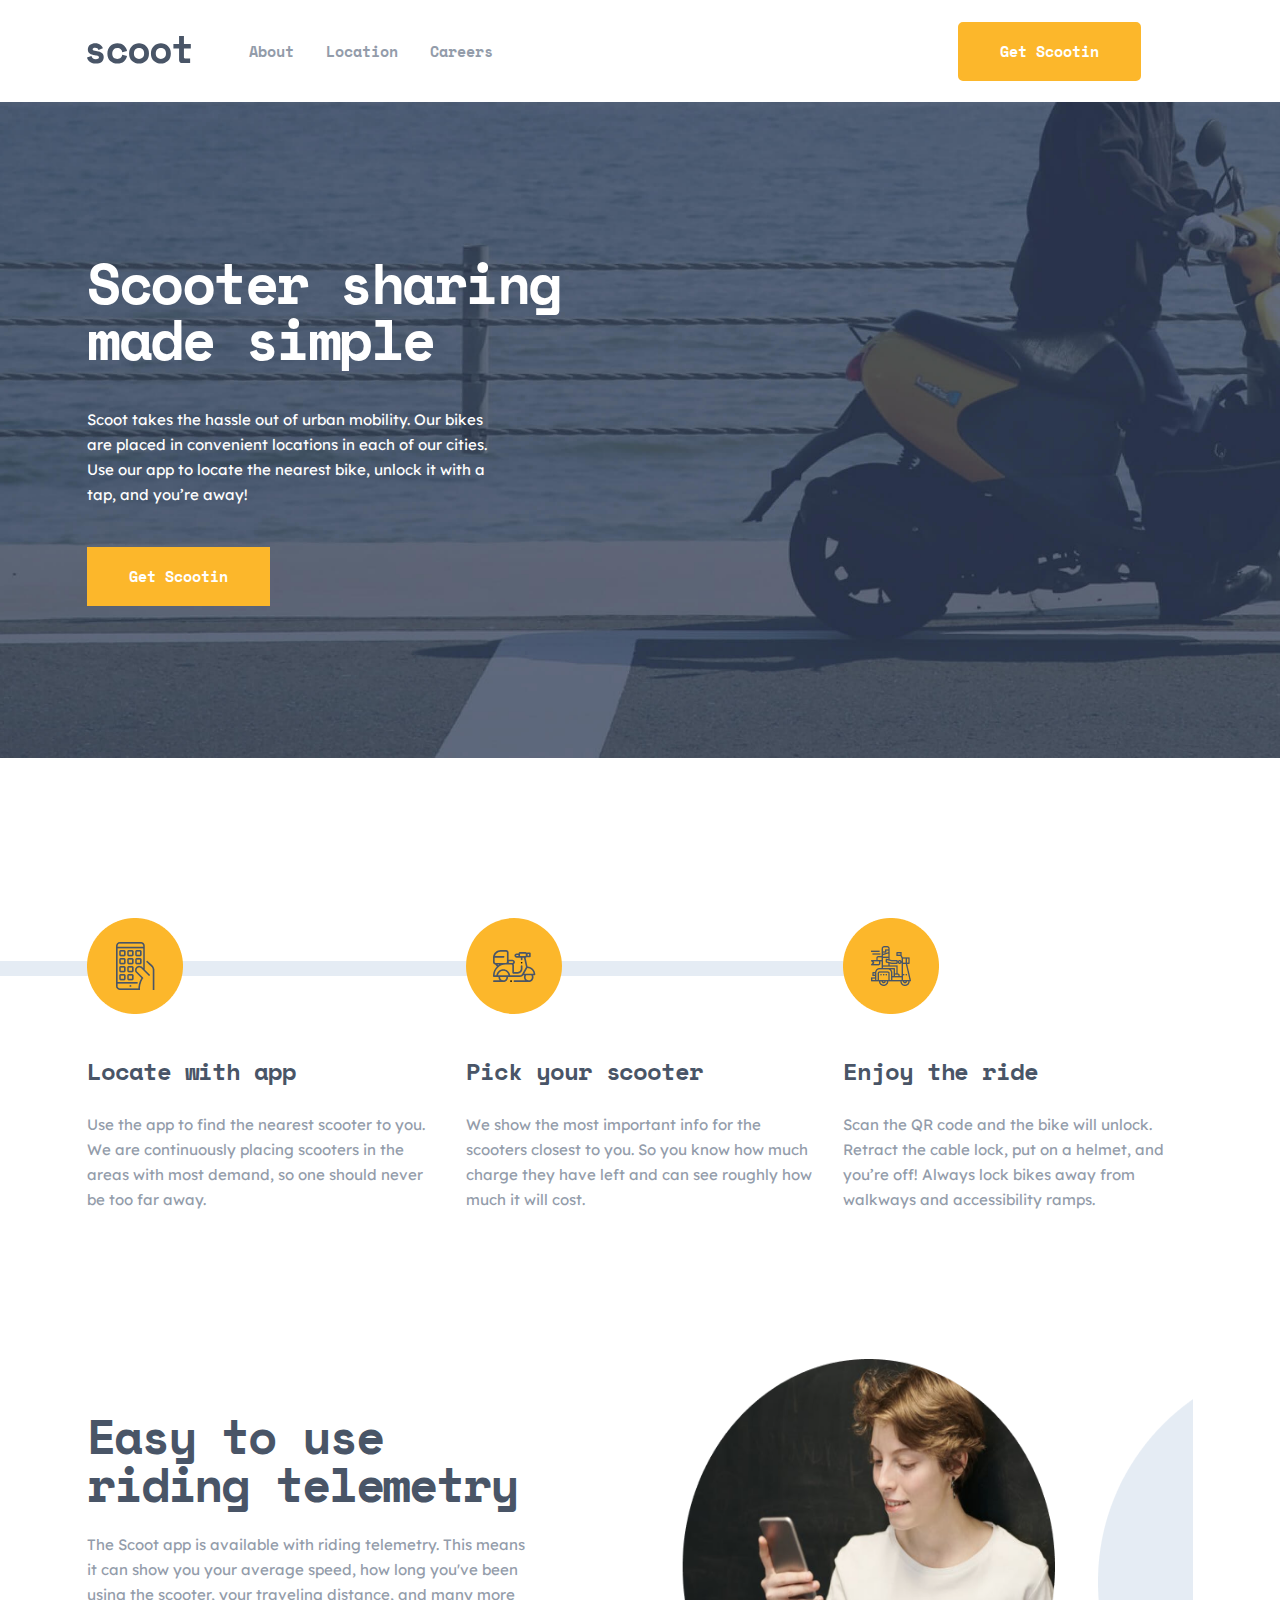
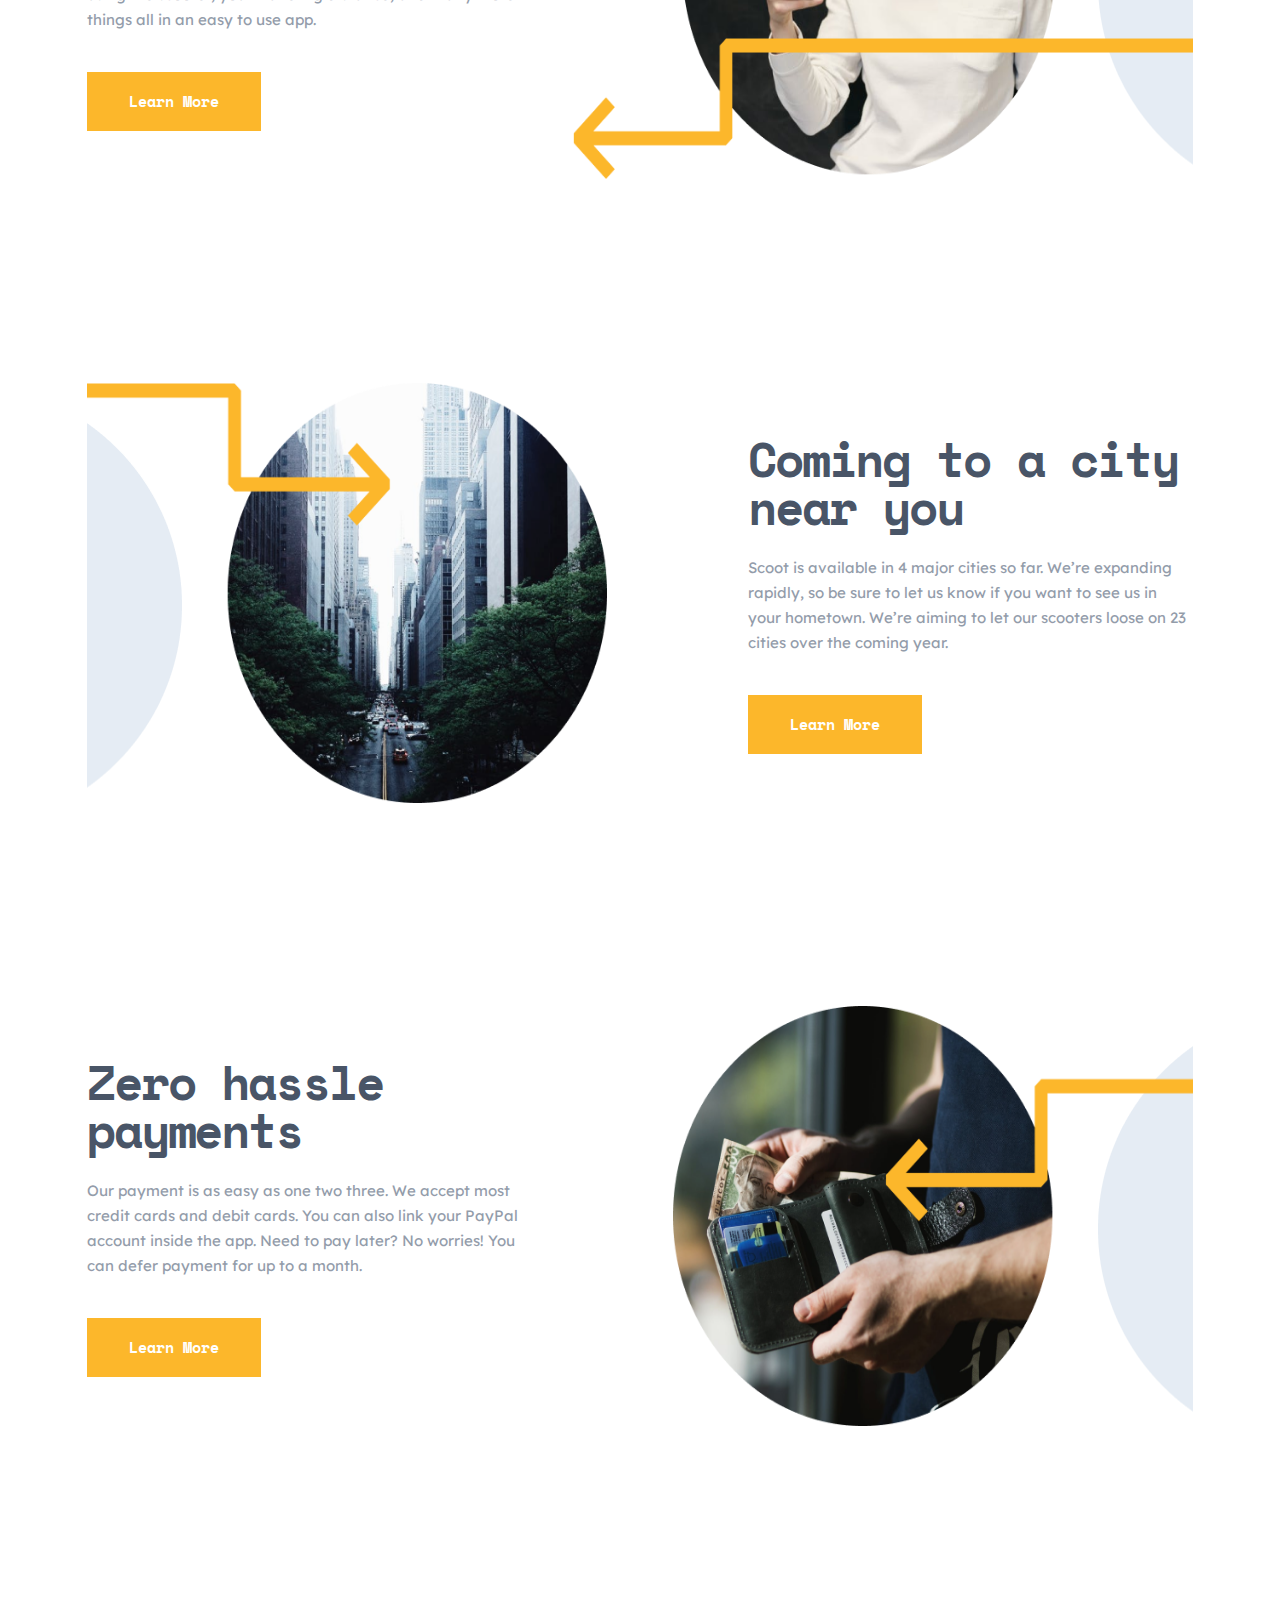
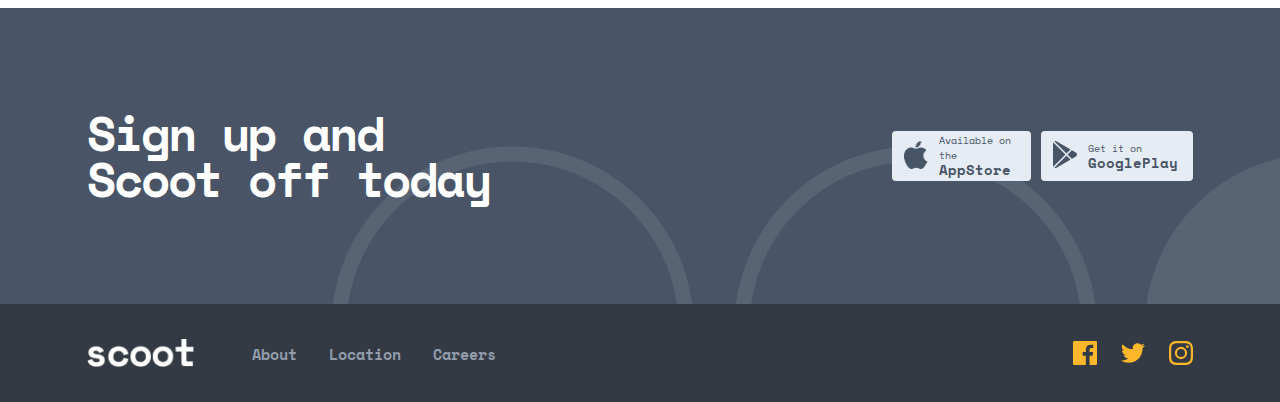
<file: index.html>
<!DOCTYPE html>
<html lang="en">
  <head>
    <meta charset="UTF-8" />
    <meta http-equiv="X-UA-Compatible" content="IE=edge" />
    <meta name="viewport" content="width=device-width, initial-scale=1.0" />
    <title>Scoot</title>
    <link rel="stylesheet" href="./css/main.min.css" />
  </head>

  <body>
    <header class="site-header site-header--open">
      <div class="container">
        <div class="site-header__inner">
          <button class="site-header__hamburger"></button>

          <a class="site-header__link" href="./index.html">
            <img src="./img/logo.svg" alt="logo" class="site-header__img" />
          </a>

          <nav class="site-header__nav">
            <ul class="site-header__list">
              <li class="site-header__item">
                <a href="./aboutpage.html" class="site-header__item-link">
                  About
                </a>
              </li>

              <li class="site-header__item">
                <a href="./location.html" class="site-header__item-link">
                  Location
                </a>
              </li>

              <li class="site-header__item">
                <a href="./Careers.html" class="site-header__item-link">
                  Careers
                </a>
              </li>
            </ul>
            <button class="site-header__button">Get Scootin</button>
          </nav>
        </div>
      </div>
    </header>
    <section class="site-hero">
      <div class="container site-hero__container">
        <div class="site-hero__inner">
          <h2 class="site-hero__paragraph">Scooter sharing made simple</h2>

          <div class="site-hero__general-box">
            <div class="site-hero__box">
              <p class="site-hero-text">
                Scoot takes the hassle out of urban mobility. Our bikes are
                placed in convenient locations in each of our cities. Use our
                app to locate the nearest bike, unlock it with a tap, and you’re
                away!
              </p>
              <button class="site-header__button site-hero__button">
                Get Scootin
              </button>
            </div>
          </div>
        </div>
      </div>
    </section>
    <section class="services">
      <div class="container">
        <div class="services__inner">
          <h2 class="visually-hidden">services</h2>

          <ul class="services__list">
            <li class="services__item">
              <img
                class="services__img"
                src="./img/locate"
                alt="locate"
                width="96"
                height="96"
              />
              <div class="services__box">
                <h4 class="services__paragraph">Locate with app</h4>
                <p class="services__text">
                  Use the app to find the nearest scooter to you. We are
                  continuously placing scooters in the areas with most demand,
                  so one should never be too far away.
                </p>
              </div>
            </li>

            <li class="services__item">
              <img
                class="services__img"
                src="./img/pick.svg"
                alt="locate"
                width="96"
                height="96"
              />
              <div class="services__box">
                <h4 class="services__paragraph">Pick your scooter</h4>
                <p class="services__text">
                  We show the most important info for the scooters closest to
                  you. So you know how much charge they have left and can see
                  roughly how much it will cost.
                </p>
              </div>
            </li>

            <li class="services__item">
              <img
                class="services__img"
                src="./img/enjoy.png"
                alt="locate"
                width="96"
                height="96"
              />
              <div class="services__box">
                <h4 class="services__paragraph">Enjoy the ride</h4>
                <p class="services__text">
                  Scan the QR code and the bike will unlock. Retract the cable
                  lock, put on a helmet, and you’re off! Always lock bikes away
                  from walkways and accessibility ramps.
                </p>
              </div>
            </li>
          </ul>
        </div>
      </div>
    </section>
    <section class="about">
      <div class="container about__container">
        <div class="about__inner">
          <h2 class="visually-hidden">about</h2>

          <div class="about__box about__box-start">
            <div class="about__box-in">
              <h3 class="about__paragraph">Easy to use riding telemetry</h3>
              <p class="about__text">
                The Scoot app is available with riding telemetry. This means it
                can show you your average speed, how long you've been using the
                scooter, your traveling distance, and many more things all in an
                easy to use app.
              </p>
              <button class="site-header__button about__button">
                Learn More
              </button>
            </div>

            <picture>
              <img
                class="about__img about__img-start"
                src="./img/main_girl.png"
                alt="woman"
                width="620"
                height="420"
              />
            </picture>
          </div>

          <div class="about__box about__box-next">
            <picture>
              <img
                class="about__img about__img-next"
                src="./img/main_city.png"
                alt="woman"
                width="520"
                height="420"
              />
            </picture>

            <div class="about__box-in">
              <h3 class="about__paragraph">Coming to a city near you</h3>
              <p class="about__text">
                Scoot is available in 4 major cities so far. We’re expanding
                rapidly, so be sure to let us know if you want to see us in your
                hometown. We’re aiming to let our scooters loose on 23 cities
                over the coming year.
              </p>
              <button class="site-header__button about__button">
                Learn More
              </button>
            </div>
          </div>

          <div class="about__box about__box-continue">
            <div class="about__box-in">
              <h3 class="about__paragraph">Zero hassle payments</h3>
              <p class="about__text">
                Our payment is as easy as one two three. We accept most credit
                cards and debit cards. You can also link your PayPal account
                inside the app. Need to pay later? No worries! You can defer
                payment for up to a month.
              </p>
              <button class="site-header__button about__button">
                Learn More
              </button>
            </div>

            <picture>
              <img
                class="about__img about__img-continue"
                src="./img/main_mony.png"
                alt="woman"
                width="520"
                height="420"
              />
            </picture>
          </div>
        </div>
      </div>
    </section>
    <section class="connect">
      <div class="container connect__container">
        <div class="connect__inner">
          <h3 class="connect__paragraph">Sign up and Scoot off today</h3>

          <div class="connect__box">
            <a class="connect__app-store-link" href="https://appstore.com">
              <div class="connect__box-in">
                <img
                  class="conect__img"
                  src="./img/apple.png"
                  alt="apple"
                  width="24"
                  height="28"
                />
                <div class="connect__box-next">
                  <p class="connect__p">Available on the</p>
                  <p class="connect__text">AppStore</p>
                </div>
              </div>
            </a>

            <a class="connect__google-play" href="https://googleplay.com">
              <div class="connect__box-in connect__box-in-other">
                <img
                  class="conect__img"
                  src="./img/google-play.png"
                  alt="apple"
                  width="24"
                  height="28"
                />
                <div class="connect__box-next">
                  <p class="connect__p">Get it on</p>
                  <p class="connect__text">GooglePlay</p>
                </div>
              </div>
            </a>
          </div>
        </div>
      </div>
    </section>
    <footer class="site-footer">
      <div class="container">
        <div class="site-footer__inner">
          <a class="site-footer__link" href="#">
            <img
              class="site-footer__img"
              src="./img/site-footer-img.png"
              alt="site-footer-img"
              width="107"
              height="28"
            />
          </a>

          <nav class="site-footer__nav">
            <ul class="site-footer__list">
              <li class="site-footer__item">
                <a href="./aboutpage.html" class="site-footer__item-link">
                  About
                </a>
              </li>

              <li class="site-footer__item">
                <a href="./location.html" class="site-footer__item-link">
                  Location
                </a>
              </li>

              <li class="site-footer__item">
                <a href="./Careers.html" class="site-footer__item-link">
                  Careers
                </a>
              </li>
            </ul>
          </nav>

          <ul class="site-footer__end-list">
            <li class="site-footer__end-item">
              <a href="https://facebook.com" tager="_blank class="site-footer__end-item-link">
               <img src="./img/facebook.svg" alt="">
              </a>
            </li>

            <li class="site-footer__end-item">
              <a href="https://twitter.com" target="_blank" class="site-footer__end-item-link">
               <img src="./img/twitter.svg" alt="">
              </a>
            </li>

            <li class="site-footer__end-item">
              <a
                href="https://instagram.com" target="_blank"
                class="site-footer__end-item-link"
              ><img src="./img/instagram.svg"  alt=""> 
               
                  
                </svg>
              </a>
            </li>
          </ul>
        </div>
      </div>
    </footer>
  </body>
</html>
</file>
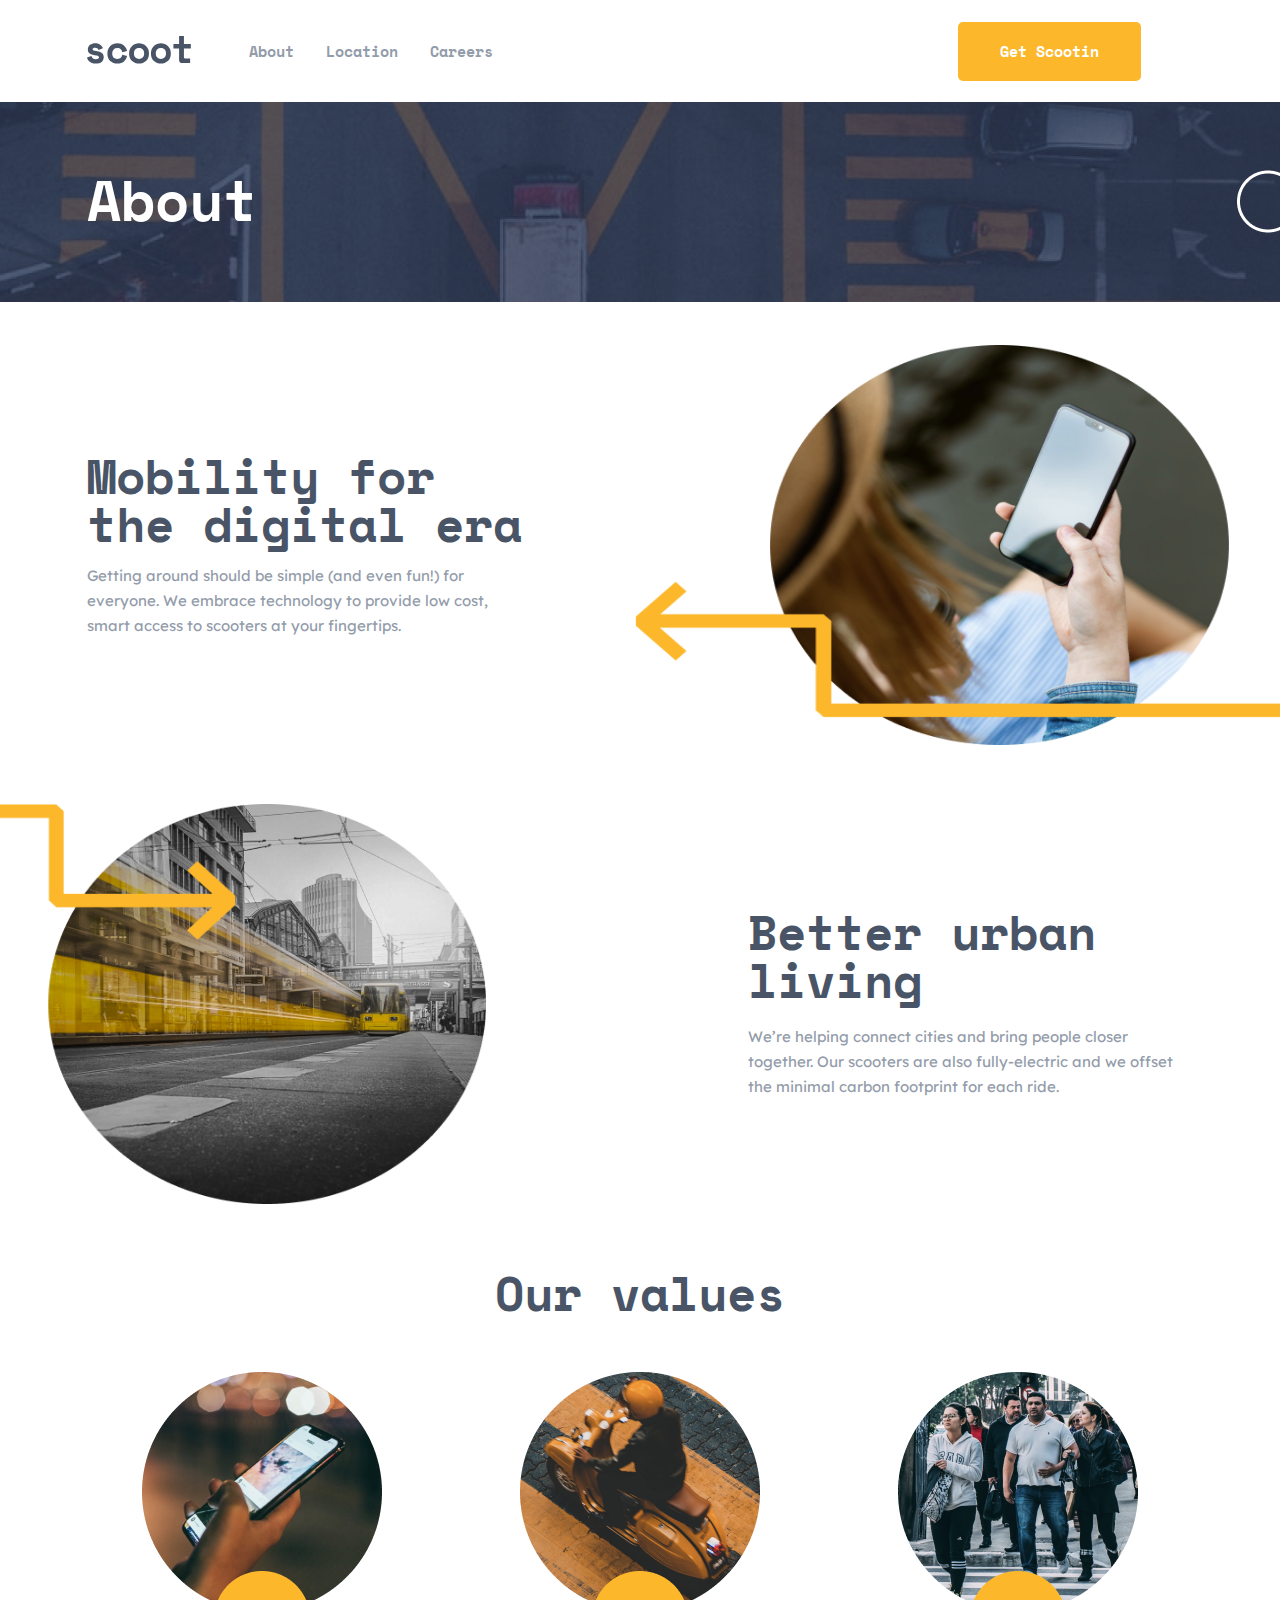
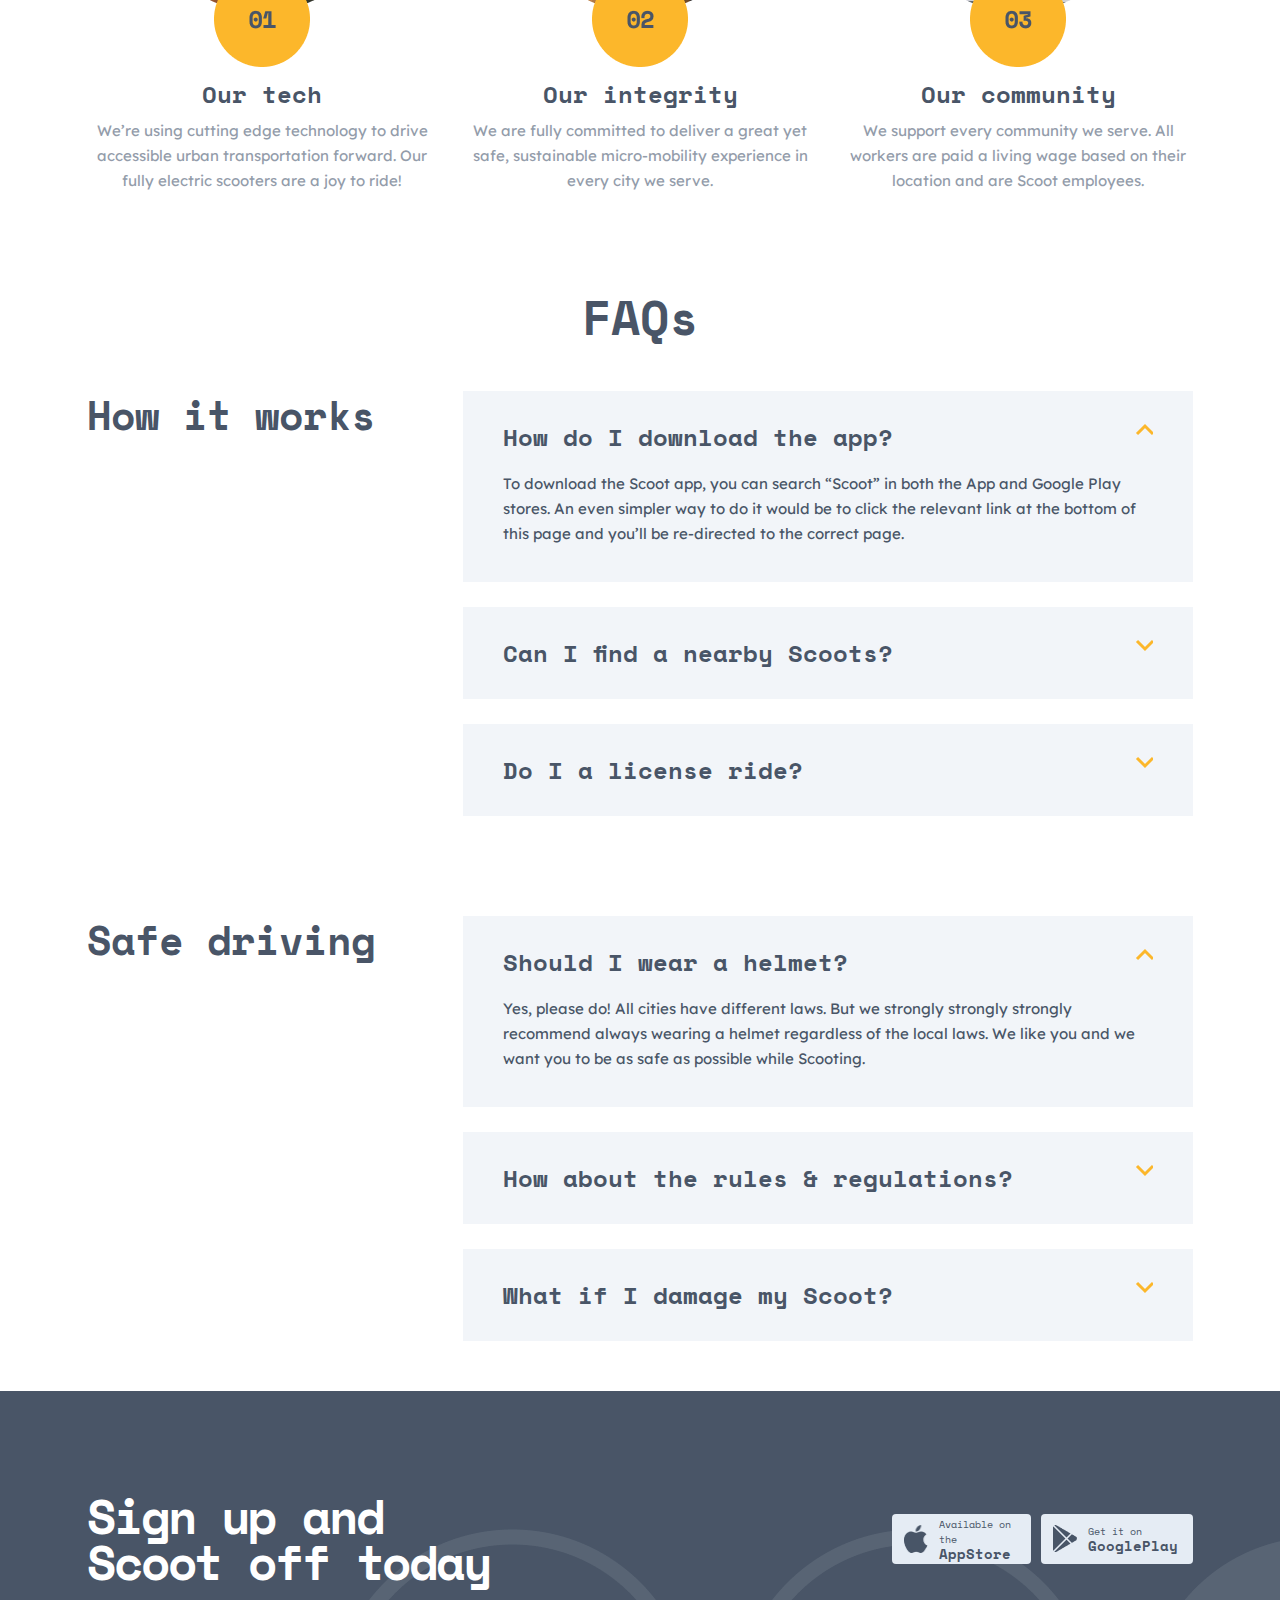
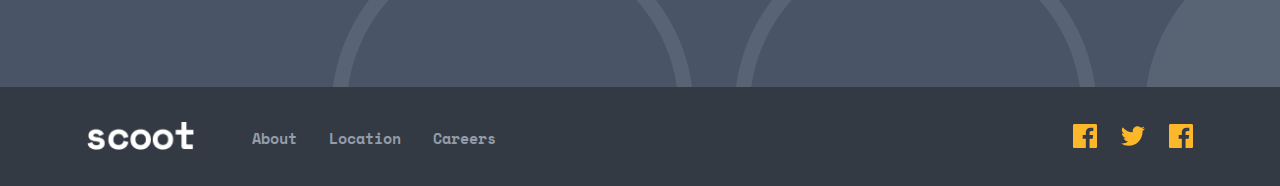
<file: aboutpage.html>
<!DOCTYPE html>
<html lang="en">
  <head>
    <meta charset="UTF-8" />
    <meta http-equiv="X-UA-Compatible" content="IE=edge" />
    <meta name="viewport" content="width=device-width, initial-scale=1.0" />
    <title>Document</title>
    <link rel="stylesheet" href="./scss/main.css" />
  </head>
  <body>
    <!-- header  -->
    <header class="site-header site-header--open">
      <div class="container">
        <div class="site-header__inner">
          <button class="site-header__hamburger"></button>

          <a class="site-header__link" href="./index.html">
            <img src="./img/logo.svg" alt="logo" class="site-header__img" />
          </a>

          <nav class="site-header__nav">
            <ul class="site-header__list">
              <li class="site-header__item">
                <a href="" class="site-header__item-link"> About </a>
              </li>

              <li class="site-header__item">
                <a href="./location.html" class="site-header__item-link">
                  Location
                </a>
              </li>

              <li class="site-header__item">
                <a href="./Careers.html" class="site-header__item-link">
                  Careers
                </a>
              </li>
            </ul>
            <button class="site-header__button">Get Scootin</button>
          </nav>
        </div>
      </div>
    </header>
    <!-- header  -->

    <section class="page2-wrapper">
      <div class="container">
        <div>
          <h4 class="page2-heading">About</h4>
        </div>
      </div>
    </section>

    <section class="page2-sec3">
      <div class="container">
        <div>
          <h3 class="page2-sec3-heading">Mobility for the digital era</h3>
          <p class="page2-sec3-text">
            Getting around should be simple (and even fun!) for everyone. We
            embrace technology to provide low cost, smart access to scooters at
            your fingertips.
          </p>
        </div>
      </div>
    </section>

    <section class="sec4-wrapper">
      <div class="container">
        <div class="sec4-inner">
          <h3 class="sec4-heading">Better urban living</h3>
          <p class="sec4-text">
            We’re helping connect cities and bring people closer together. Our
            scooters are also fully-electric and we offset the minimal carbon
            footprint for each ride.
          </p>
        </div>
      </div>
    </section>

    <section>
      <div class="container">
        <div>
          <h3 class="sec5-heading">Our values</h3>
          <div class="sec5-box-1">
            <div class="sec5-box">
              <img
                class="sec5-img"
                src="./img/Group11.png"
                alt="phone"
                width="350"
                height="350"
              />
              <h4 class="sec5-inner-heading">Our tech</h4>
              <p class="sec5-text">
                We’re using cutting edge technology to drive accessible urban
                transportation forward. Our fully electric scooters are a joy to
                ride!
              </p>
            </div>
            <div class="sec5-box">
              <img
                class="sec5-img"
                src="./img/Group24.png"
                alt="moto"
                width="350"
                height="350"
              />
              <h4 class="sec5-inner-heading">Our integrity</h4>
              <p class="sec5-text">
                We are fully committed to deliver a great yet safe, sustainable
                micro-mobility experience in every city we serve.
              </p>
            </div>
            <div class="sec5-box">
              <img
                class="sec5-img"
                src="./img/Group12.png"
                alt="people"
                width="350"
                height="350"
              />
              <h4 class="sec5-inner-heading">Our community</h4>
              <p class="sec5-text">
                We support every community we serve. All workers are paid a
                living wage based on their location and are Scoot employees.
              </p>
            </div>
          </div>
        </div>
      </div>
    </section>

    <section>
      <div class="container">
        <div>
          <h4 class="sec5-heading">FAQs</h4>
          <div class="sec6-flex">
            <div>
              <h5 class="sec6-heading">How it works</h5>
            </div>
            <div>
              <div class="sec6-boxs">
                <h4 class="sec6-heading-inner">How do I download the app?</h4>
                <p class="sec6-text-inner">
                  To download the Scoot app, you can search “Scoot” in both the
                  App and Google Play stores. An even simpler way to do it would
                  be to click the relevant link at the bottom of this page and
                  you’ll be re-directed to the correct page.
                </p>
              </div>

              <div class="sec6-boxs-2">
                <h4 class="sec6-heading-inner-2">
                  Can I find a nearby Scoots?
                </h4>
              </div>
              <div class="sec6-boxs-2">
                <h4 class="sec6-heading-inner-2">Do I a license ride?</h4>
              </div>
            </div>
          </div>

          <div class="sec6-flex">
            <div>
              <h5 class="sec6-heading">Safe driving</h5>
            </div>
            <div>
              <div class="sec6-boxs">
                <h4 class="sec6-heading-inner">Should I wear a helmet?</h4>
                <p class="sec6-text-inner">
                  Yes, please do! All cities have different laws. But we
                  strongly strongly strongly recommend always wearing a helmet
                  regardless of the local laws. We like you and we want you to
                  be as safe as possible while Scooting.
                </p>
              </div>

              <div class="sec6-boxs-2">
                <h4 class="sec6-heading-inner-2">
                  How about the rules & regulations?
                </h4>
              </div>
              <div class="sec6-boxs-2">
                <h4 class="sec6-heading-inner-2">What if I damage my Scoot?</h4>
              </div>
            </div>
          </div>
        </div>
      </div>
    </section>

    <!-- connect  -->
    <section class="connect">
      <div class="container connect__container">
        <div class="connect__inner">
          <h3 class="connect__paragraph">Sign up and Scoot off today</h3>

          <div class="connect__box">
            <a class="connect__app-store-link" target="_blank" href="https://appstore.com">
              <div class="connect__box-in">
                <img
                  class="conect__img"
                  src="./img/apple.png"
                  
                  alt="apple"
                  width="24"
                  height="28"
                />
                <div class="connect__box-next">
                  <p class="connect__p">Available on the</p>
                  <p class="connect__text">AppStore</p>
                </div>
              </div>
            </a>

            <a class="connect__google-play" target="_blank" href="https://googleplay.com"> 
              <div class="connect__box-in connect__box-in-other">
                <img
                  class="conect__img"
                  src="./img/google-play.png"
                  alt="apple"
                  width="24"
                  height="28"
                />
                <div class="connect__box-next">
                  <p class="connect__p">Get it on</p>
                  <p class="connect__text">GooglePlay</p>
                </div>
              </div>
            </a>
          </div>
        </div>
      </div>
    </section>
    <footer class="site-footer">
      <div class="container">
        <div class="site-footer__inner">
          <a class="site-footer__link" href="./index.html">
            <img
              class="site-footer__img"
              src="./img/site-footer-img.png"
              alt="site-footer-img"
              width="107"
              height="28"
            />
          </a>

          <nav class="site-footer__nav">
            <ul class="site-footer__list">
              <li class="site-footer__item">
                <a href="./aboutpage.html" class="site-footer__item-link">
                  About
                </a>
              </li>

              <li class="site-footer__item">
                <a href="./index.html" class="site-footer__item-link">
                  Location
                </a>
              </li>

              <li class="site-footer__item">
                <a href="#"  class="site-footer__item-link">
                  Careers
                </a>
              </li>
            </ul>
          </nav>

          <ul class="site-footer__end-list">
            <li class="site-footer__end-item">
              <a href="https://facebook.com" target="_blank" class="site-footer__end-item-link">
                <img src="./img/facebook.svg" alt="">
              </a>
            </li>

            <li class="site-footer__end-item">
              <a href="https://twitter.com" target="_blank" class="site-footer__end-item-link">
                <img src="./img/twitter.svg" alt="">
              </a>
            </li>

            <li class="site-footer__end-item">
              <a
                href="https://instagram.com" target="_blank"
                class="site-footer__end-item-link"
              >
               <img src="./img/facebook.svg" alt="">
              </a>
            </li>
          </ul>
        </div>
      </div>
    </footer>
  </body>
</html>
</file>
<file: scss/main.css>
html {
  box-sizing: border-box;
  scroll-behavior: smooth;
}

*,
*::before,
*::after {
  box-sizing: inherit;
}

* {
  margin: 0;
  padding: 0;
}

body {
  font-family: "Space Mono", "Lexend Deca";
  margin: 0;
  padding: 0;
}

.img {
  max-width: 100%;
  height: auto;
  display: inline-block;
}

.visually-hidden {
  position: absolute;
  width: 1px;
  height: 1px;
  margin: -1px;
  border: 0;
  padding: 0;
  clip: rect(0 0 0 0);
  overflow: hidden;
}

@font-face {
  font-family: "Space Mono";
  font-style: normal;
  font-weight: 400;
  display: swap;
  src: url("../fonts/space-mono-v11-latin-regular.woff2") format("woff2"), url("../fonts/space-mono-v11-latin-regular.woff") format("woff");
}
@font-face {
  font-family: "Space Mono";
  font-style: normal;
  font-weight: 700;
  display: swap;
  src: url("../fonts/space-mono-v11-latin-700.woff2") format("woff2"), url("../fonts/space-mono-v11-latin-700.woff") format("woff");
}
@font-face {
  font-family: "Lexend Deca";
  font-style: normal;
  font-weight: 400;
  display: swap;
  src: url("../fonts/lexend-deca-v16-latin-regular.woff2") format("woff2"), url("../fonts/lexend-deca-v16-latin-regular.woff") format("woff");
}
html {
  line-height: 1.15; /* 1 */
  -webkit-text-size-adjust: 100%; /* 2 */
}

body {
  margin: 0;
}
main {
  display: block;
}

/**
 * Correct the font size and margin on `h1` elements within `section` and
 * `article` contexts in Chrome, Firefox, and Safari.
 */
h1 {
  font-size: 2em;
  margin: 0.67em 0;
}

/* Grouping content
   ========================================================================== */
/**
 * 1. Add the correct box sizing in Firefox.
 * 2. Show the overflow in Edge and IE.
 */
hr {
  box-sizing: content-box; /* 1 */
  height: 0; /* 1 */
  overflow: visible; /* 2 */
}

/**
 * 1. Correct the inheritance and scaling of font size in all browsers.
 * 2. Correct the odd `em` font sizing in all browsers.
 */
pre {
  font-family: monospace, monospace; /* 1 */
  font-size: 1em; /* 2 */
}

/* Text-level semantics
   ========================================================================== */
/**
 * Remove the gray background on active links in IE 10.
 */
a {
  background-color: transparent;
}

/**
 * 1. Remove the bottom border in Chrome 57-
 * 2. Add the correct text decoration in Chrome, Edge, IE, Opera, and Safari.
 */
abbr[title] {
  border-bottom: none; /* 1 */
  text-decoration: underline; /* 2 */
  -webkit-text-decoration: underline dotted;
          text-decoration: underline dotted; /* 2 */
}

/**
 * Add the correct font weight in Chrome, Edge, and Safari.
 */
b,
strong {
  font-weight: bolder;
}

/**
 * 1. Correct the inheritance and scaling of font size in all browsers.
 * 2. Correct the odd `em` font sizing in all browsers.
 */
code,
kbd,
samp {
  font-family: monospace, monospace; /* 1 */
  font-size: 1em; /* 2 */
}

/**
 * Add the correct font size in all browsers.
 */
small {
  font-size: 80%;
}

/**
 * Prevent `sub` and `sup` elements from affecting the line height in
 * all browsers.
 */
sub,
sup {
  font-size: 75%;
  line-height: 0;
  position: relative;
  vertical-align: baseline;
}

sub {
  bottom: -0.25em;
}

sup {
  top: -0.5em;
}

/* Embedded content
   ========================================================================== */
/**
 * Remove the border on images inside links in IE 10.
 */
img {
  border-style: none;
}

/* Forms
   ========================================================================== */
/**
 * 1. Change the font styles in all browsers.
 * 2. Remove the margin in Firefox and Safari.
 */
button,
input,
optgroup,
select,
textarea {
  font-family: inherit; /* 1 */
  font-size: 100%; /* 1 */
  line-height: 1.15; /* 1 */
  margin: 0; /* 2 */
}

/**
 * Show the overflow in IE.
 * 1. Show the overflow in Edge.
 */
button,
input {
  /* 1 */
  overflow: visible;
}

/**
 * Remove the inheritance of text transform in Edge, Firefox, and IE.
 * 1. Remove the inheritance of text transform in Firefox.
 */
button,
select {
  /* 1 */
  text-transform: none;
}

/**
 * Correct the inability to style clickable types in iOS and Safari.
 */
button,
[type=button],
[type=reset],
[type=submit] {
  -webkit-appearance: button;
}

/**
 * Remove the inner border and padding in Firefox.
 */
button::-moz-focus-inner,
[type=button]::-moz-focus-inner,
[type=reset]::-moz-focus-inner,
[type=submit]::-moz-focus-inner {
  border-style: none;
  padding: 0;
}

/**
 * Restore the focus styles unset by the previous rule.
 */
button:-moz-focusring,
[type=button]:-moz-focusring,
[type=reset]:-moz-focusring,
[type=submit]:-moz-focusring {
  outline: 1px dotted ButtonText;
}

/**
 * Correct the padding in Firefox.
 */
fieldset {
  padding: 0.35em 0.75em 0.625em;
}

/**
 * 1. Correct the text wrapping in Edge and IE.
 * 2. Correct the color inheritance from `fieldset` elements in IE.
 * 3. Remove the padding so developers are not caught out when they zero out
 *    `fieldset` elements in all browsers.
 */
legend {
  box-sizing: border-box; /* 1 */
  color: inherit; /* 2 */
  display: table; /* 1 */
  max-width: 100%; /* 1 */
  padding: 0; /* 3 */
  white-space: normal; /* 1 */
}

/**
 * Add the correct vertical alignment in Chrome, Firefox, and Opera.
 */
progress {
  vertical-align: baseline;
}

/**
 * Remove the default vertical scrollbar in IE 10+.
 */
textarea {
  overflow: auto;
}

/**
 * 1. Add the correct box sizing in IE 10.
 * 2. Remove the padding in IE 10.
 */
[type=checkbox],
[type=radio] {
  box-sizing: border-box; /* 1 */
  padding: 0; /* 2 */
}

/**
 * Correct the cursor style of increment and decrement buttons in Chrome.
 */
[type=number]::-webkit-inner-spin-button,
[type=number]::-webkit-outer-spin-button {
  height: auto;
}

/**
 * 1. Correct the odd appearance in Chrome and Safari.
 * 2. Correct the outline style in Safari.
 */
[type=search] {
  -webkit-appearance: textfield; /* 1 */
  outline-offset: -2px; /* 2 */
}

/**
 * Remove the inner padding in Chrome and Safari on macOS.
 */
[type=search]::-webkit-search-decoration {
  -webkit-appearance: none;
}

/**
 * 1. Correct the inability to style clickable types in iOS and Safari.
 * 2. Change font properties to `inherit` in Safari.
 */
::-webkit-file-upload-button {
  -webkit-appearance: button; /* 1 */
  font: inherit; /* 2 */
}

/* Interactive
   ========================================================================== */
/*
 * Add the correct display in Edge, IE 10+, and Firefox.
 */
details {
  display: block;
}

/*
 * Add the correct display in all browsers.
 */
summary {
  display: list-item;
}

/* Misc
   ========================================================================== */
/**
 * Add the correct display in IE 10+.
 */
template {
  display: none;
}

/**
 * Add the correct display in IE 10.
 */
[hidden] {
  display: none;
}

.container {
  width: 100%;
  max-width: 1146px;
  padding-left: 20px;
  padding-right: 20px;
  margin-left: auto;
  margin-right: auto;
}

.site-header__inner {
  display: flex;
  align-items: center;
  padding-top: 22px;
  padding-bottom: 21px;
  display: flex;
}
.site-header__inner .site-header__hamburger {
  display: none;
  width: 20px;
  height: 20px;
  background-image: url(../img/hamburger.svg);
  background-repeat: no-repeat;
  background-size: contain;
}
.site-header__inner .site-header__link {
  background-color: transparent;
}
.site-header__inner .site-header__img {
  width: 107;
  height: 28px;
  transition: all 0.3s ease;
}
.site-header__inner .site-header__img:hover {
  transform: scale(1.1);
}
.site-header__inner .site-header__nav {
  max-width: 950px;
  width: 100%;
  margin-right: auto;
  display: flex;
  align-items: center;
  justify-content: space-between;
}
.site-header__inner .site-header__list {
  margin-left: 58px;
  display: flex;
  list-style-type: none;
  margin-right: auto;
}
.site-header__inner .site-header__item + .site-header__item {
  margin-left: 32px;
}
.site-header__inner .site-header__item-link {
  text-decoration: none;
  font-family: "Space Mono";
  font-style: normal;
  font-weight: 700;
  font-size: 15px;
  line-height: 25px;
  color: #939caa;
}
.site-header__inner .site-header__item-link:hover {
  color: #fcb72b;
  cursor: pointer;
}
.site-header__inner .site-header__button {
  margin-left: auto;
  border-radius: 5px;
  transition: all 0.3s ease;
}
.site-header__inner .site-header__button:hover {
  background-color: transparent;
  border: 3px solid #fcb72b;
  color: #fcb72b;
  cursor: pointer;
}

@media only screen and (max-width: 860px) {
  .site-header {
    position: relative;
  }
  .site-header .site-header__nav {
    display: none;
  }
  .site-header .site-header__hamburger {
    display: block;
    background-color: transparent;
    border: none;
  }
  .site-header .site-header__link {
    margin-left: auto;
    margin-right: auto;
  }
  .site-header .site-header__list {
    margin-left: 0px;
    margin-bottom: 339px;
  }
  .site-header .site-header--open .site-header__list {
    flex-direction: column;
  }
  .site-header .site-header--open .site-header__nav {
    display: block;
    position: absolute;
    top: 100%;
    background-color: #333a44;
    width: 70%;
    min-height: 700px;
    left: 0;
    padding-top: 64px;
    padding-left: 32px;
    padding-bottom: 24px;
  }
  .site-header .site-header--open .site-header__hamburger {
    background-image: url(../img/exit.svg);
    background-repeat: no-repeat;
    background-size: contain;
    width: 20px;
    height: 20px;
  }
  .site-header .site-header--open .site-header__item-link {
    color: #e5ecf4;
  }
  .site-header .site-header__hamburger.site-header__button {
    position: absolute;
    top: 100%;
  }
  .site-header .site-header__item + .site-header__item {
    margin-left: 0px;
    margin-top: 24px;
  }
}
.site-header__button {
  font-family: "Space Mono";
  font-style: normal;
  font-weight: 700;
  font-size: 15px;
  line-height: 25px;
  text-align: center;
  color: #ffffff;
  background: #fcb72b;
  padding: 14px 39px;
  border: 3px solid #fcb72b;
}

.site-header__button :active {
  color: #fcb72b;
  background: #ffffff;
  border: 3px solid #fcb72b;
}

.site-hero {
  background-image: url(../img/hero-img.jpg);
  background-repeat: no-repeat;
  background-size: cover;
}
.site-hero .site-hero__inner {
  padding-top: 153px;
  padding-bottom: 152px;
}
.site-hero .site-hero__paragraph {
  max-width: 500px;
  font-family: "Space Mono";
  font-style: normal;
  font-weight: 700;
  font-size: 56px;
  line-height: 56px;
  letter-spacing: -2.5px;
  color: #ffffff;
  margin-bottom: 40px;
}
.site-hero .site-hero__box {
  max-width: 405px;
}
.site-hero .site-hero__img {
  margin-left: -165px;
  margin-top: 40px;
  margin-right: 57px;
}
.site-hero .site-hero__general-box {
  display: flex;
}
.site-hero .site-hero__button:active {
  color: #fcb72b;
  background-color: transparent;
  border: 3px solid #fcb72b;
  cursor: pointer;
}
.site-hero .site-hero-text {
  font-family: "Lexend Deca";
  font-style: normal;
  font-weight: 400;
  font-size: 15px;
  line-height: 25px;
  color: #ffffff;
  margin-bottom: 40px;
}
.site-hero .site-hero__img-next {
  margin-top: 40px;
  margin-left: 40px;
}

@media only screen and (max-width: 785px) {
  .site-hero {
    background-image: url(../img/hero-bg-media.jpg);
    background-repeat: no-repeat;
    background-size: cover;
  }
  .site-hero .site-hero__inner {
    display: flex;
    position: relative;
    flex-direction: column;
    align-items: center;
    padding-top: 137px;
    padding-bottom: 217px;
    margin-left: auto;
    margin-right: auto;
  }
  .site-hero .site-hero__paragraph {
    text-align: center;
    max-width: 573px;
    margin-left: auto;
    margin-right: auto;
    margin-bottom: 24px;
  }
  .site-hero .site-hero__box {
    display: flex;
    flex-direction: column;
    align-items: center;
  }
  .site-hero .site-hero__img {
    display: none;
  }
  .site-hero .site-hero__general-box {
    max-width: 573px;
    text-align: center;
    margin-left: 0px;
  }
  .site-hero .site-hero-text {
    max-width: 573px;
    text-align: center;
    margin-bottom: 32px;
  }
  .site-hero .site-hero__img-next {
    position: absolute;
    bottom: 39px;
    left: -200px;
  }
}
@media only screen and (max-width: 480px) {
  .site-hero {
    background-image: url(../img/hero-bg-mobile.png);
    background-repeat: no-repeat;
    background-size: cover;
  }
  .site-hero .site-hero__inner {
    padding-top: 115px;
    padding-bottom: 179px;
  }
  .site-hero .site-hero__paragraph {
    max-width: 311px;
    font-size: 40px;
    line-height: 40px;
  }
  .site-hero .site-hero-text {
    max-width: 311px;
    font-size: 15px;
    line-height: 25px;
    margin-bottom: 34px;
  }
  .site-hero .site-hero__img-next {
    position: absolute;
    bottom: 39px;
    left: -350px;
  }
}
.services {
  background-image: url(../img/services.bg.png);
  background-repeat: no-repeat;
  background-position: calc(50% - 250px) calc(50% - 90px);
}
.services .services__inner {
  padding-top: 160px;
  padding-bottom: 147px;
}
.services .services__list {
  display: flex;
  list-style-type: none;
}
.services .services__item {
  max-width: 350px;
}
.services .services__item + .services__item {
  margin-left: 30px;
}
.services .services__img {
  margin-bottom: 40px;
  width: 96px;
  height: 96px;
}
.services .services__paragraph {
  font-family: "Space Mono";
  font-style: normal;
  font-weight: 700;
  font-size: 24px;
  line-height: 28px;
  letter-spacing: -1.07143px;
  color: #495567;
  margin-bottom: 27px;
}
.services .services__text {
  font-family: "Lexend Deca";
  font-style: normal;
  font-weight: 400;
  font-size: 15px;
  line-height: 25px;
  color: #939caa;
}

@media only screen and (max-width: 990px) {
  .services {
    background-image: url(../img/bg-service-column.png);
    background-repeat: no-repeat;
    background-position: calc(50% - 220px) calc(50% - 200px);
    background-size: contain;
  }
  .services .services__inner {
    padding-left: 40px;
  }
  .services .services__list {
    flex-direction: column;
    align-items: center;
  }
  .services .services__item {
    max-width: 573px;
    display: flex;
    align-items: center;
  }
  .services .services__item + .services__item {
    margin-left: 0px;
    margin-top: 74px;
  }
  .services .services__img {
    margin-right: 79px;
  }
}
@media only screen and (max-width: 650px) {
  .services {
    background-image: url(../img/bg-service-column.png);
    background-repeat: no-repeat;
    background-position: calc(50% - 520px) calc(50% - 200px);
    background-size: contain;
  }
  .services .services__inner {
    padding-left: 0px;
    padding-top: 120px;
    padding-bottom: 83px;
    padding-left: 32px;
    padding-right: 32px;
  }
  .services .services__item {
    flex-direction: column;
    align-items: center;
  }
  .services .services__img {
    width: 56px;
    height: 56px;
    margin-right: 0px;
    margin-bottom: 24px;
  }
  .services .services__box {
    display: flex;
    flex-direction: column;
    align-items: center;
  }
  .services .services__paragraph {
    font-size: 20px;
    line-height: 28px;
    text-align: center;
    margin-bottom: 24px;
  }
  .services .services__text {
    text-align: center;
  }
}
.about .about__inner {
  padding-bottom: 178px;
}
.about .about__img {
  background-color: transparent;
}
.about .about__box {
  display: flex;
  justify-content: space-between;
  align-items: center;
}
.about .about__box + .about__box {
  margin-top: 200px;
}
.about .about__box-in {
  max-width: 445px;
}
.about .about__box-start {
  background-image: url(../img/circle.png);
  background-repeat: no-repeat;
  background-position: right -350px top;
}
.about .about__box-next {
  background-image: url(../img/circle.png);
  background-repeat: no-repeat;
  background-position: left -350px top;
}
.about .about__box-continue {
  background-image: url(../img/circle.png);
  background-repeat: no-repeat;
  background-position: right -350px top;
}
.about .about__paragraph {
  font-family: "Space Mono";
  font-style: normal;
  font-weight: 700;
  font-size: 48px;
  line-height: 48px;
  letter-spacing: -2.14286px;
  color: #495567;
  margin-bottom: 24px;
}
.about .about__text {
  font-family: "Lexend Deca";
  font-style: normal;
  font-weight: 400;
  font-size: 15px;
  line-height: 25px;
  color: #939caa;
  margin-bottom: 40px;
}
.about .about__button:active {
  color: #fcb72b;
  background-color: transparent;
  border: 3px solid #fcb72b;
  cursor: pointer;
}
.about .about__img-continue {
  right: auto;
}

@media only screen and (max-width: 1050px) {
  .about .about__img {
    background-color: transparent;
    margin-bottom: 56px;
  }
  .about .about__box-start {
    display: flex;
    flex-direction: column-reverse;
    background-image: url(../img/circle.png);
    background-repeat: no-repeat;
    background-position: right -300px top;
  }
  .about .about__box-next {
    display: flex;
    flex-direction: column;
  }
  .about .about__box-continue {
    display: flex;
    flex-direction: column-reverse;
  }
  .about .about__box + .about__box {
    margin-top: 100px;
  }
  .about .about__box-in {
    display: flex;
    flex-direction: column;
    align-items: center;
  }
  .about .about__paragraph {
    text-align: center;
  }
  .about .about__img-next {
    margin-right: 150px;
  }
  .about .about__img-continue {
    margin-left: 130px;
  }
  .about .about__text {
    max-width: 573px;
    text-align: center;
  }
}
@media only screen and (max-width: 680px) {
  .about .about__img {
    width: 300px;
    height: 230px;
  }
  .about .about__box-start {
    background-image: url(../img/circle.png);
    background-repeat: no-repeat;
    background-position: right -750px top;
  }
  .about .about__box-next {
    background-image: url(../img/circle.png);
    background-repeat: no-repeat;
    background-position: left -750px top;
  }
  .about .about__box-continue {
    background-image: url(../img/circle.png);
    background-repeat: no-repeat;
    background-position: right -750px top;
  }
  .about .about__paragraph {
    font-size: 32px;
    line-height: 32px;
  }
  .about .about__img-next {
    margin-right: 0px;
  }
  .about .about__img-continue {
    margin-left: 0px;
  }
  .about .about__text {
    font-size: 15px;
    line-height: 25px;
  }
}
.connect {
  background: #495567;
  background-image: url(../img/connect.png);
  background-repeat: no-repeat;
  background-position: calc(50% + 190px) bottom;
}
.connect .connect__inner {
  display: flex;
  align-items: center;
  justify-content: space-between;
  padding-top: 102px;
  padding-bottom: 102px;
}
.connect .connect__paragraph {
  max-width: 415px;
  font-family: "Space Mono";
  font-style: normal;
  font-weight: 700;
  font-size: 48px;
  line-height: 46px;
  letter-spacing: -2.14286px;
  color: #ffffff;
}
.connect .connect__paragraph .connect__box-in-other {
  max-width: 130;
  height: 50px;
}
.connect .connect__box {
  display: flex;
}
.connect .connect__box-in {
  display: flex;
  align-items: center;
  background-color: #e5ecf4;
  border-radius: 4px;
  padding: 8px 11px 9px 12px;
  width: 139px;
  height: 50px;
}
.connect .connect__box-in + .connect__box-in {
  margin-left: 10px;
}
.connect .connect__img {
  margin-right: 11px;
}
.connect .connect__box-next {
  margin-left: 11px;
  font-size: 10px;
  line-height: 15px;
  color: #495567;
}
.connect .connect__p {
  font-family: "Space Mono";
  font-style: normal;
  font-size: 10px;
  line-height: 15px;
  color: #495567;
}
.connect .connect__p .connect__box-in-other {
  max-width: 130;
  height: 50px;
}
.connect .connect__text {
  font-family: "Space Mono";
  font-style: normal;
  font-weight: 700;
  font-size: 14px;
  line-height: 14px;
  color: #495567;
}
.connect .connect__box-in-other {
  width: 152px;
}
.connect .connect__app-store-link {
  text-decoration: none;
  margin-right: 10px;
}
.connect .connect__google-play {
  text-decoration: none;
}

@media only screen and (max-width: 950px) {
  .connect {
    background-image: url(../img/connect.png);
    background-repeat: no-repeat;
    background-position: calc(50% + 0px) bottom;
  }
  .connect .connect__inner {
    flex-direction: column;
    align-items: center;
    padding-top: 62px;
    padding-bottom: 62px;
  }
  .connect .connect__paragraph {
    text-align: center;
    max-width: 457px;
    margin-bottom: 40px;
  }
  .connect .connect__box-in-other {
    max-width: 130;
    height: 50px;
  }
  .connect .connect__box-in {
    max-width: 113;
    height: 50px;
    padding: 8px 11px 6px 12px;
  }
  .connect .connect__img {
    width: 17px;
    height: 19px;
  }
  .connect .connect__box-in-other {
    max-width: 130;
    height: 50px;
  }
}
@media only screen and (max-width: 500px) {
  .connect {
    background-image: url(../img/connect.png);
    background-repeat: no-repeat;
    background-position: calc(50% - 250px) bottom;
  }
  .connect .connect__inner {
    flex-direction: column;
    align-items: center;
    padding-top: 88px;
    padding-bottom: 88px;
  }
  .connect .connect__paragraph {
    text-align: center;
    max-width: 311px;
    margin-bottom: 40px;
    font-size: 32px;
    line-height: 32px;
  }
  .connect .connect__box-in + .connect__box-in {
    margin-left: 10px;
  }
  .connect .connect__box-in {
    max-width: 113;
    padding: 8px 11px 6px 12px;
  }
  .connect .connect__box-in :last-child {
    margin-right: 0;
  }
  .connect .connect__img {
    width: 13px;
    height: 12px;
  }
  .connect .connect__box-in-other {
    max-width: 130;
  }
}
.site-footer {
  background: #333a44;
}
.site-footer .site-footer__inner {
  display: flex;
  padding-top: 35px;
  padding-bottom: 32px;
  align-items: center;
}
.site-footer .site-footer__link {
  background-color: transparent;
}
.site-footer .site-footer__img {
  width: 107px;
  height: 28px;
  margin-right: 58px;
}
.site-footer .site-footer__list {
  display: flex;
  list-style-type: none;
  align-items: center;
}
.site-footer .site-footer__item + .site-footer__item {
  margin-left: 32px;
}
.site-footer .site-footer__item-link {
  font-family: "Space Mono";
  font-style: normal;
  font-weight: 700;
  font-size: 15px;
  line-height: 25px;
  color: #939caa;
  text-decoration: none;
}
.site-footer .site-footer__item-link:hover {
  color: #fcb72b;
}
.site-footer .site-footer__end-list {
  display: flex;
  list-style-type: none;
  margin-left: auto;
  align-items: center;
}
.site-footer .site-footer__end-item + .site-footer__end-item {
  margin-left: 24px;
}
.site-footer .site-footer__img-hover :hover {
  fill: #e5ecf4;
}

@media only screen and (max-width: 600px) {
  .site-footer .site-footer__inner {
    flex-direction: column;
    align-items: center;
    padding-top: 64px;
    padding-bottom: 88px;
  }
  .site-footer .site-footer__link {
    background-color: transparent;
  }
  .site-footer .site-footer__img {
    margin-right: 0px;
  }
  .site-footer .site-footer__list {
    flex-direction: column;
    margin-bottom: 87px;
    margin-top: 41px;
  }
  .site-footer .site-footer__item + .site-footer__item {
    margin-left: 0px;
    margin-top: 16px;
  }
  .site-footer .site-footer__end-list {
    margin-right: auto;
  }
}
.page2-wrapper {
  height: 200px;
  background-image: url(../../img/Bitmap.png);
  background-repeat: no-repeat;
  background-size: 100% 200px;
  padding-top: 20px;
  background-size: cover;
}

.page2-heading {
  font-family: "Space Mono";
  font-style: normal;
  font-weight: 700;
  font-size: 56px;
  line-height: 56px;
  color: #ffffff;
  padding-top: 50px;
}

.page2-sec3-heading {
  max-width: 445px;
  font-family: "Space Mono";
  font-style: normal;
  font-weight: 700;
  font-size: 48px;
  line-height: 48px;
  color: #495567;
}

.page2-sec3-text {
  max-width: 445px;
  font-family: "Lexend Deca";
  font-style: normal;
  font-weight: 400;
  font-size: 15px;
  line-height: 25px;
  color: #939caa;
  margin-top: 15px;
}

.page2-sec3 {
  padding-top: 150px;
  padding-bottom: 150px;
  background-image: url(../../img/Group15.png);
  background-repeat: no-repeat;
  background-size: 764px 400px;
  background-position: calc(50% + 377px);
}

.page2-sec3-2 {
  padding-top: 150px;
  padding-bottom: 150px;
  background-image: url(../../img/person.png);
  background-repeat: no-repeat;
  background-size: 764px 400px;
  background-position: calc(50% + 377px);
}

@media only screen and (max-width: 1046px) {
  .page2-sec3-heading {
    margin-left: auto;
    margin-right: auto;
    text-align: center;
  }
  .page2-sec3-text {
    margin-left: auto;
    margin-right: auto;
    text-align: center;
  }
  .page2-sec3 {
    padding-bottom: 500px;
    background-position-y: 86%;
    background-position-x: 50%;
  }
  .page2-sec3-2 {
    padding-bottom: 500px;
    background-position-y: 86%;
    background-position-x: 50%;
  }
  .page2-wrapper {
    text-align: center;
  }
}
@media only screen and (max-width: 783px) {
  .page2-sec3 {
    background-size: 600px auto;
  }
  .page2-sec3-2 {
    background-size: 600px auto;
  }
}
@media only screen and (max-width: 609px) {
  .page2-sec3 {
    background-size: 500px auto;
    padding-top: 100px;
    padding-bottom: 400px;
  }
  .page2-sec3-2 {
    background-size: 500px auto;
    padding-top: 100px;
    padding-bottom: 400px;
  }
}
@media only screen and (max-width: 512px) {
  .page2-sec3 {
    background-size: 400px auto;
    padding-top: 80px;
    padding-bottom: 300px;
  }
  .page2-sec3-2 {
    background-size: 400px auto;
    padding-top: 80px;
    padding-bottom: 300px;
  }
  .page2-sec3-heading {
    font-size: 40px;
  }
  .page2-sec3-text {
    font-size: 13px;
  }
}
@media only screen and (max-width: 418px) {
  .page2-sec3 {
    background-size: 300px auto;
    padding-top: 80px;
    padding-bottom: 300px;
  }
  .page2-sec3-2 {
    background-size: 300px auto;
    padding-top: 80px;
    padding-bottom: 300px;
  }
  .page2-sec3-heading {
    font-size: 37px;
  }
  .page2-sec3-text {
    font-size: 13px;
  }
}
.sec4-wrapper {
  padding-top: 120px;
  padding-bottom: 120px;
  background-image: url(../../img/Group14.png);
  background-repeat: no-repeat;
  background-size: 600px 400px;
  background-position: calc(50% - 454px);
}

.sec4-inner {
  max-width: 445px;
  margin-left: auto;
}

.sec4-heading {
  font-family: "Space Mono";
  font-style: normal;
  font-weight: 700;
  font-size: 48px;
  line-height: 48px;
  color: #495567;
}

.sec4-text {
  font-family: "Lexend Deca";
  font-style: normal;
  font-weight: 400;
  font-size: 15px;
  line-height: 25px;
  color: #939caa;
  margin-top: 20px;
}

@media only screen and (max-width: 1235px) {
  .sec4-wrapper {
    background-position: calc(50% - 281px);
  }
}
@media only screen and (max-width: 1029px) {
  .sec4-wrapper {
    background-position: 50%;
    background-position-y: 83%;
  }
  .sec4-inner {
    margin-left: auto;
    margin-right: auto;
    text-align: center;
  }
  .sec4-wrapper {
    padding-top: 20px;
    padding-bottom: 500px;
  }
}
@media only screen and (max-width: 639px) {
  .sec4-wrapper {
    background-size: 500px auto;
    background-position: 50%;
    background-position-y: 83%;
  }
}
@media only screen and (max-width: 519px) {
  .sec4-wrapper {
    background-size: 400px auto;
    background-position: 50%;
    background-position-y: 83%;
  }
  .sec4-inner {
    margin-left: auto;
    margin-right: auto;
    text-align: center;
  }
  .sec4-heading {
    font-size: 40px;
  }
  .sec4-wrapper {
    padding-top: 20px;
    padding-bottom: 400px;
  }
}
@media only screen and (max-width: 432px) {
  .sec4-wrapper {
    background-size: 300px auto;
    background-position: 50%;
    background-position-y: 83%;
  }
  .sec4-inner {
    margin-left: auto;
    margin-right: auto;
    text-align: center;
  }
  .sec4-wrapper {
    padding-top: 20px;
    padding-bottom: 400px;
  }
  .sec4-heading {
    font-size: 37px;
  }
}
.sec5-heading {
  font-family: "Space Mono";
  font-style: normal;
  font-weight: 700;
  font-size: 48px;
  line-height: 48px;
  text-align: center;
  color: #495567;
  padding-top: 50px;
}

.sec5-inner-heading {
  font-family: "Space Mono";
  font-style: normal;
  font-weight: 700;
  font-size: 24px;
  line-height: 28px;
  text-align: center;
  color: #495567;
  margin-top: 10px;
}

.sec5-text {
  font-family: "Lexend Deca";
  font-style: normal;
  font-weight: 400;
  font-size: 15px;
  line-height: 25px;
  text-align: center;
  color: #939caa;
  margin-top: 10px;
}

.sec5-box {
  max-width: 350px;
}

.sec5-box-1 {
  display: flex;
  align-items: center;
  justify-content: space-between;
  gap: 5px;
  padding-bottom: 50px;
}

@media only screen and (max-width: 1102px) {
  .sec5-box-1 {
    flex-direction: column;
  }
  .sec5-box {
    text-align: center;
    max-width: 100%;
  }
}
@media only screen and (max-width: 1102px) {
  .sec5-img {
    width: 250px;
    height: auto;
  }
}
.sec6-heading {
  font-family: "Space Mono";
  font-style: normal;
  font-weight: 700;
  font-size: 40px;
  line-height: 48px;
  color: #495567;
}

.sec6-flex {
  display: flex;
  justify-content: space-between;
  padding-top: 50px;
  padding-bottom: 50px;
}

.sec6-boxs {
  width: 730px;
  height: 191px;
  background: #f2f5f9;
  padding: 32px 40px 32px 40px;
}

.sec6-boxs-2 {
  width: 730px;
  height: 92px;
  background: #f2f5f9;
  padding: 32px 40px 32px 40px;
  margin-top: 25px;
}

.sec6-heading-inner {
  font-family: "Space Mono";
  font-style: normal;
  font-weight: 700;
  font-size: 24px;
  line-height: 28px;
  color: #495567;
  position: relative;
}

.sec6-heading-inner-2 {
  font-family: "Space Mono";
  font-style: normal;
  font-weight: 700;
  font-size: 24px;
  line-height: 28px;
  color: #495567;
  position: relative;
}

.sec6-heading-inner-2::after {
  width: 18px;
  height: 13px;
  background-image: url(../../img/Path3\(1\).svg);
  content: "";
  position: absolute;
  right: 0;
  cursor: pointer;
  background-repeat: no-repeat;
}

.sec6-heading-inner::after {
  width: 18px;
  height: 13px;
  background-image: url(../../img/Path3.svg);
  content: "";
  position: absolute;
  right: 0;
  cursor: pointer;
  background-repeat: no-repeat;
}

.sec6-text-inner {
  font-family: "Lexend Deca";
  font-style: normal;
  font-weight: 400;
  font-size: 15px;
  line-height: 25px;
  color: #495567;
  padding-top: 20px;
}

.btn {
  width: 180px;
  height: 53px;
  font-family: "Space Mono";
  font-style: normal;
  font-weight: 700;
  font-size: 15px;
  line-height: 25px;
  text-align: center;
  color: #ffffff;
  background: #fcb72b;
  border: none;
  padding: 10px 22px 10px 22px;
  margin-top: 20px;
  border-radius: 5px;
}

.btn:hover {
  width: 180px;
  height: 53px;
  color: #fcb72b;
  background: #ffffff;
  border: 2px solid #fcb72b;
  transition: all 0.3s ease;
}

@media only screen and (max-width: 1046px) {
  .sec6-flex {
    flex-direction: column;
  }
  .sec6-boxs {
    margin-left: auto;
    margin-right: auto;
    margin-top: 20px;
  }
  .sec6-boxs-2 {
    margin-left: auto;
    margin-right: auto;
  }
  .sec6-heading {
    text-align: center;
  }
  .bnnama {
    text-align: center;
  }
}
@media only screen and (max-width: 775px) {
  .sec6-boxs {
    width: 600px;
  }
  .sec6-boxs-2 {
    width: 600px;
  }
  .bnnama {
    text-align: center;
  }
}
@media only screen and (max-width: 643px) {
  .sec6-boxs {
    width: 500px;
  }
  .sec6-boxs-2 {
    width: 500px;
  }
  .sec6-text-inner {
    font-size: 12px;
  }
  .bnnama {
    text-align: center;
  }
}
@media only screen and (max-width: 540px) {
  .sec6-boxs {
    padding: 10px;
    width: 400px;
  }
  .sec6-boxs-2 {
    width: 400px;
    padding: 15px;
  }
  .sec6-text-inner {
    font-size: 12px;
  }
  .bnnama {
    text-align: center;
  }
}
@media only screen and (max-width: 438px) {
  .sec6-boxs {
    padding: 10px;
    width: 290px;
  }
  .sec6-boxs-2 {
    width: 290px;
    padding: 15px;
  }
  .sec6-text-inner {
    padding-top: 5px;
  }
  .sec6-heading-inner {
    font-size: 15px;
  }
  .sec6-heading-inner-2 {
    width: 234px;
    font-size: 15px;
  }
  .sec6-heading {
    text-align: center;
    font-size: 30px;
  }
  .bnnama {
    text-align: center;
  }
}
.box-wrapper-page3 {
  padding-top: 30px;
  padding-bottom: 50px;
}

.heading-page3 {
  font-family: "Space Mono";
  font-style: normal;
  font-weight: 700;
  font-size: 24px;
  line-height: 28px;
  color: #495567;
}

.text-page3 {
  font-family: "Lexend Deca";
  font-style: normal;
  font-weight: 400;
  font-size: 15px;
  line-height: 25px;
  color: #495567;
}

.btn-page3 {
  width: 180px;
  height: 53px;
  font-family: "Space Mono";
  font-style: normal;
  font-weight: 700;
  font-size: 15px;
  line-height: 25px;
  text-align: center;
  color: #ffffff;
  background: #fcb72b;
  border: none;
  padding: 10px 40px 10px 40px;
  cursor: pointer;
  transition: all 0.3s ease;
  border-radius: 5px;
}

.btn-page3:hover {
  width: 180px;
  height: 53px;
  color: #fcb72b;
  background: #ffffff;
  border: 2px solid #fcb72b;
}

.page3-box {
  max-width: 1110px;
  height: 128px;
  padding: 32px 40px 32px 40px;
  background: #f2f5f9;
  display: flex;
  align-items: center;
  justify-content: space-between;
  margin-bottom: 20px;
}

@media only screen and (max-width: 625px) {
  .page3-box {
    height: 150px;
    padding: 22px 40px 32px 40px;
    flex-direction: column;
    text-align: center;
  }
  .btn-page3 {
    margin-top: 10px;
  }
  .heading-page3 {
    font-size: 20px;
  }
}
.page4-img {
  padding: 100px 0 100px 0;
}

.page4-img-2 {
  width: 100%;
  height: 500px;
  border-radius: 10px;
}

.page4-heading {
  width: 351px;
  font-family: "Space Mono";
  font-style: normal;
  font-weight: 700;
  font-size: 48px;
  line-height: 48px;
  color: #495567;
}

.page4-text {
  width: 445px;
  font-family: "Lexend Deca";
  font-style: normal;
  font-weight: 400;
  font-size: 15px;
  line-height: 25px;
  color: #939caa;
}

.page4-btn {
  width: 180px;
  height: 53px;
  font-style: normal;
  font-weight: 700;
  font-size: 15px;
  line-height: 25px;
  text-align: center;
  background: #fcb72b;
  color: #ffffff;
  border: none;
  cursor: pointer;
}

.page4-btn:hover {
  background: #ffffff;
  color: #fcb72b;
  border: 2px solid #fcb72b;
  transition: all 0.3s ease;
}

.page4-box {
  display: flex;
  align-items: center;
  justify-content: space-between;
  padding-bottom: 70px;
}

@media only screen and (max-width: 1049px) {
  .page4-box {
    flex-direction: column;
    text-align: center;
  }
  .page4-heading {
    width: 100%;
    margin-bottom: 20px;
  }
  .page4-text {
    width: 100%;
    margin-bottom: 20px;
  }
}
@media only screen and (max-width: 375px) {
  .page4-heading {
    font-size: 38px;
  }
  .page4-text {
    font-size: 12px;
  }
}/*# sourceMappingURL=main.css.map */
</file>
<file: css/main.min.css>
html{box-sizing:border-box;scroll-behavior:smooth}*,*::before,*::after{box-sizing:inherit}*{margin:0;padding:0}body{font-family:"Space Mono","Lexend Deca";margin:0;padding:0}.img{max-width:100%;height:auto;display:inline-block}.visually-hidden{position:absolute;width:1px;height:1px;margin:-1px;border:0;padding:0;clip:rect(0 0 0 0);overflow:hidden}@font-face{font-family:"Space Mono";font-style:normal;font-weight:400;display:swap;src:url("../fonts/space-mono-v11-latin-regular.woff2") format("woff2"),url("../fonts/space-mono-v11-latin-regular.woff") format("woff")}@font-face{font-family:"Space Mono";font-style:normal;font-weight:700;display:swap;src:url("../fonts/space-mono-v11-latin-700.woff2") format("woff2"),url("../fonts/space-mono-v11-latin-700.woff") format("woff")}@font-face{font-family:"Lexend Deca";font-style:normal;font-weight:400;display:swap;src:url("../fonts/lexend-deca-v16-latin-regular.woff2") format("woff2"),url("../fonts/lexend-deca-v16-latin-regular.woff") format("woff")}/*! normalize.css v8.0.1 | MIT License | github.com/necolas/normalize.css */html{line-height:1.15;-webkit-text-size-adjust:100%}body{margin:0}main{display:block}h1{font-size:2em;margin:.67em 0}hr{box-sizing:content-box;height:0;overflow:visible}pre{font-family:monospace,monospace;font-size:1em}a{background-color:rgba(0,0,0,0)}abbr[title]{border-bottom:none;text-decoration:underline;text-decoration:underline dotted}b,strong{font-weight:bolder}code,kbd,samp{font-family:monospace,monospace;font-size:1em}small{font-size:80%}sub,sup{font-size:75%;line-height:0;position:relative;vertical-align:baseline}sub{bottom:-0.25em}sup{top:-0.5em}img{border-style:none}button,input,optgroup,select,textarea{font-family:inherit;font-size:100%;line-height:1.15;margin:0}button,input{overflow:visible}button,select{text-transform:none}button,[type=button],[type=reset],[type=submit]{-webkit-appearance:button}button::-moz-focus-inner,[type=button]::-moz-focus-inner,[type=reset]::-moz-focus-inner,[type=submit]::-moz-focus-inner{border-style:none;padding:0}button:-moz-focusring,[type=button]:-moz-focusring,[type=reset]:-moz-focusring,[type=submit]:-moz-focusring{outline:1px dotted ButtonText}fieldset{padding:.35em .75em .625em}legend{box-sizing:border-box;color:inherit;display:table;max-width:100%;padding:0;white-space:normal}progress{vertical-align:baseline}textarea{overflow:auto}[type=checkbox],[type=radio]{box-sizing:border-box;padding:0}[type=number]::-webkit-inner-spin-button,[type=number]::-webkit-outer-spin-button{height:auto}[type=search]{-webkit-appearance:textfield;outline-offset:-2px}[type=search]::-webkit-search-decoration{-webkit-appearance:none}::-webkit-file-upload-button{-webkit-appearance:button;font:inherit}details{display:block}summary{display:list-item}template{display:none}[hidden]{display:none}.container{width:100%;max-width:1146px;padding-left:20px;padding-right:20px;margin-left:auto;margin-right:auto}.site-header__inner{display:flex;align-items:center;padding-top:22px;padding-bottom:21px;display:flex}.site-header__inner .site-header__hamburger{display:none;width:20px;height:20px;background-image:url(../img/hamburger.svg);background-repeat:no-repeat;background-size:contain}.site-header__inner .site-header__link{background-color:rgba(0,0,0,0)}.site-header__inner .site-header__img{width:107;height:28px;transition:all .3s ease}.site-header__inner .site-header__img:hover{transform:scale(1.1)}.site-header__inner .site-header__nav{max-width:950px;width:100%;margin-right:auto;display:flex;align-items:center;justify-content:space-between}.site-header__inner .site-header__list{margin-left:58px;display:flex;list-style-type:none;margin-right:auto}.site-header__inner .site-header__item+.site-header__item{margin-left:32px}.site-header__inner .site-header__item-link{text-decoration:none;font-family:"Space Mono";font-style:normal;font-weight:700;font-size:15px;line-height:25px;color:#939caa}.site-header__inner .site-header__item-link:hover{color:#fcb72b;cursor:pointer}.site-header__inner .site-header__button{margin-left:auto;border-radius:5px;transition:all .3s ease}.site-header__inner .site-header__button:hover{background-color:rgba(0,0,0,0);border:3px solid #fcb72b;color:#fcb72b;cursor:pointer}@media only screen and (max-width: 860px){.site-header{position:relative}.site-header .site-header__nav{display:none}.site-header .site-header__hamburger{display:block;background-color:rgba(0,0,0,0);border:none}.site-header .site-header__link{margin-left:auto;margin-right:auto}.site-header .site-header__list{margin-left:0px;margin-bottom:339px}.site-header .site-header--open .site-header__list{flex-direction:column}.site-header .site-header--open .site-header__nav{display:block;position:absolute;top:100%;background-color:#333a44;width:70%;min-height:700px;left:0;padding-top:64px;padding-left:32px;padding-bottom:24px}.site-header .site-header--open .site-header__hamburger{background-image:url(../img/exit.svg);background-repeat:no-repeat;background-size:contain;width:20px;height:20px}.site-header .site-header--open .site-header__item-link{color:#e5ecf4}.site-header .site-header__hamburger.site-header__button{position:absolute;top:100%}.site-header .site-header__item+.site-header__item{margin-left:0px;margin-top:24px}}.site-header__button{font-family:"Space Mono";font-style:normal;font-weight:700;font-size:15px;line-height:25px;text-align:center;color:#fff;background:#fcb72b;padding:14px 39px;border:3px solid #fcb72b}.site-header__button :active{color:#fcb72b;background:#fff;border:3px solid #fcb72b}.site-hero{background-image:url(../img/hero-img.jpg);background-repeat:no-repeat;background-size:cover}.site-hero .site-hero__inner{padding-top:153px;padding-bottom:152px}.site-hero .site-hero__paragraph{max-width:500px;font-family:"Space Mono";font-style:normal;font-weight:700;font-size:56px;line-height:56px;letter-spacing:-2.5px;color:#fff;margin-bottom:40px}.site-hero .site-hero__box{max-width:405px}.site-hero .site-hero__img{margin-left:-165px;margin-top:40px;margin-right:57px}.site-hero .site-hero__general-box{display:flex}.site-hero .site-hero__button:active{color:#fcb72b;background-color:rgba(0,0,0,0);border:3px solid #fcb72b;cursor:pointer}.site-hero .site-hero-text{font-family:"Lexend Deca";font-style:normal;font-weight:400;font-size:15px;line-height:25px;color:#fff;margin-bottom:40px}.site-hero .site-hero__img-next{margin-top:40px;margin-left:40px}@media only screen and (max-width: 785px){.site-hero{background-image:url(../img/hero-bg-media.jpg);background-repeat:no-repeat;background-size:cover}.site-hero .site-hero__inner{display:flex;position:relative;flex-direction:column;align-items:center;padding-top:137px;padding-bottom:217px;margin-left:auto;margin-right:auto}.site-hero .site-hero__paragraph{text-align:center;max-width:573px;margin-left:auto;margin-right:auto;margin-bottom:24px}.site-hero .site-hero__box{display:flex;flex-direction:column;align-items:center}.site-hero .site-hero__img{display:none}.site-hero .site-hero__general-box{max-width:573px;text-align:center;margin-left:0px}.site-hero .site-hero-text{max-width:573px;text-align:center;margin-bottom:32px}.site-hero .site-hero__img-next{position:absolute;bottom:39px;left:-200px}}@media only screen and (max-width: 480px){.site-hero{background-image:url(../img/hero-bg-mobile.png);background-repeat:no-repeat;background-size:cover}.site-hero .site-hero__inner{padding-top:115px;padding-bottom:179px}.site-hero .site-hero__paragraph{max-width:311px;font-size:40px;line-height:40px}.site-hero .site-hero-text{max-width:311px;font-size:15px;line-height:25px;margin-bottom:34px}.site-hero .site-hero__img-next{position:absolute;bottom:39px;left:-350px}}.services{background-image:url(../img/services.bg.png);background-repeat:no-repeat;background-position:calc(50% - 250px) calc(50% - 90px)}.services .services__inner{padding-top:160px;padding-bottom:147px}.services .services__list{display:flex;list-style-type:none}.services .services__item{max-width:350px}.services .services__item+.services__item{margin-left:30px}.services .services__img{margin-bottom:40px;width:96px;height:96px}.services .services__paragraph{font-family:"Space Mono";font-style:normal;font-weight:700;font-size:24px;line-height:28px;letter-spacing:-1.07143px;color:#495567;margin-bottom:27px}.services .services__text{font-family:"Lexend Deca";font-style:normal;font-weight:400;font-size:15px;line-height:25px;color:#939caa}@media only screen and (max-width: 990px){.services{background-image:url(../img/bg-service-column.png);background-repeat:no-repeat;background-position:calc(50% - 220px) calc(50% - 200px);background-size:contain}.services .services__inner{padding-left:40px}.services .services__list{flex-direction:column;align-items:center}.services .services__item{max-width:573px;display:flex;align-items:center}.services .services__item+.services__item{margin-left:0px;margin-top:74px}.services .services__img{margin-right:79px}}@media only screen and (max-width: 650px){.services{background-image:url(../img/bg-service-column.png);background-repeat:no-repeat;background-position:calc(50% - 520px) calc(50% - 200px);background-size:contain}.services .services__inner{padding-left:0px;padding-top:120px;padding-bottom:83px;padding-left:32px;padding-right:32px}.services .services__item{flex-direction:column;align-items:center}.services .services__img{width:56px;height:56px;margin-right:0px;margin-bottom:24px}.services .services__box{display:flex;flex-direction:column;align-items:center}.services .services__paragraph{font-size:20px;line-height:28px;text-align:center;margin-bottom:24px}.services .services__text{text-align:center}}.about .about__inner{padding-bottom:178px}.about .about__img{background-color:rgba(0,0,0,0)}.about .about__box{display:flex;justify-content:space-between;align-items:center}.about .about__box+.about__box{margin-top:200px}.about .about__box-in{max-width:445px}.about .about__box-start{background-image:url(../img/circle.png);background-repeat:no-repeat;background-position:right -350px top}.about .about__box-next{background-image:url(../img/circle.png);background-repeat:no-repeat;background-position:left -350px top}.about .about__box-continue{background-image:url(../img/circle.png);background-repeat:no-repeat;background-position:right -350px top}.about .about__paragraph{font-family:"Space Mono";font-style:normal;font-weight:700;font-size:48px;line-height:48px;letter-spacing:-2.14286px;color:#495567;margin-bottom:24px}.about .about__text{font-family:"Lexend Deca";font-style:normal;font-weight:400;font-size:15px;line-height:25px;color:#939caa;margin-bottom:40px}.about .about__button:active{color:#fcb72b;background-color:rgba(0,0,0,0);border:3px solid #fcb72b;cursor:pointer}.about .about__img-continue{right:auto}@media only screen and (max-width: 1050px){.about .about__img{background-color:rgba(0,0,0,0);margin-bottom:56px}.about .about__box-start{display:flex;flex-direction:column-reverse;background-image:url(../img/circle.png);background-repeat:no-repeat;background-position:right -300px top}.about .about__box-next{display:flex;flex-direction:column}.about .about__box-continue{display:flex;flex-direction:column-reverse}.about .about__box+.about__box{margin-top:100px}.about .about__box-in{display:flex;flex-direction:column;align-items:center}.about .about__paragraph{text-align:center}.about .about__img-next{margin-right:150px}.about .about__img-continue{margin-left:130px}.about .about__text{max-width:573px;text-align:center}}@media only screen and (max-width: 680px){.about .about__img{width:300px;height:230px}.about .about__box-start{background-image:url(../img/circle.png);background-repeat:no-repeat;background-position:right -750px top}.about .about__box-next{background-image:url(../img/circle.png);background-repeat:no-repeat;background-position:left -750px top}.about .about__box-continue{background-image:url(../img/circle.png);background-repeat:no-repeat;background-position:right -750px top}.about .about__paragraph{font-size:32px;line-height:32px}.about .about__img-next{margin-right:0px}.about .about__img-continue{margin-left:0px}.about .about__text{font-size:15px;line-height:25px}}.connect{background:#495567;background-image:url(../img/connect.png);background-repeat:no-repeat;background-position:calc(50% + 190px) bottom}.connect .connect__inner{display:flex;align-items:center;justify-content:space-between;padding-top:102px;padding-bottom:102px}.connect .connect__paragraph{max-width:415px;font-family:"Space Mono";font-style:normal;font-weight:700;font-size:48px;line-height:46px;letter-spacing:-2.14286px;color:#fff}.connect .connect__paragraph .connect__box-in-other{max-width:130;height:50px}.connect .connect__box{display:flex}.connect .connect__box-in{display:flex;align-items:center;background-color:#e5ecf4;border-radius:4px;padding:8px 11px 9px 12px;width:139px;height:50px}.connect .connect__box-in+.connect__box-in{margin-left:10px}.connect .connect__img{margin-right:11px}.connect .connect__box-next{margin-left:11px;font-size:10px;line-height:15px;color:#495567}.connect .connect__p{font-family:"Space Mono";font-style:normal;font-size:10px;line-height:15px;color:#495567}.connect .connect__p .connect__box-in-other{max-width:130;height:50px}.connect .connect__text{font-family:"Space Mono";font-style:normal;font-weight:700;font-size:14px;line-height:14px;color:#495567}.connect .connect__box-in-other{width:152px}.connect .connect__app-store-link{text-decoration:none;margin-right:10px}.connect .connect__google-play{text-decoration:none}@media only screen and (max-width: 950px){.connect{background-image:url(../img/connect.png);background-repeat:no-repeat;background-position:calc(50% + 0px) bottom}.connect .connect__inner{flex-direction:column;align-items:center;padding-top:62px;padding-bottom:62px}.connect .connect__paragraph{text-align:center;max-width:457px;margin-bottom:40px}.connect .connect__box-in-other{max-width:130;height:50px}.connect .connect__box-in{max-width:113;height:50px;padding:8px 11px 6px 12px}.connect .connect__img{width:17px;height:19px}.connect .connect__box-in-other{max-width:130;height:50px}}@media only screen and (max-width: 500px){.connect{background-image:url(../img/connect.png);background-repeat:no-repeat;background-position:calc(50% - 250px) bottom}.connect .connect__inner{flex-direction:column;align-items:center;padding-top:88px;padding-bottom:88px}.connect .connect__paragraph{text-align:center;max-width:311px;margin-bottom:40px;font-size:32px;line-height:32px}.connect .connect__box-in+.connect__box-in{margin-left:10px}.connect .connect__box-in{max-width:113;padding:8px 11px 6px 12px}.connect .connect__box-in :last-child{margin-right:0}.connect .connect__img{width:13px;height:12px}.connect .connect__box-in-other{max-width:130}}.site-footer{background:#333a44}.site-footer .site-footer__inner{display:flex;padding-top:35px;padding-bottom:32px;align-items:center}.site-footer .site-footer__link{background-color:rgba(0,0,0,0)}.site-footer .site-footer__img{width:107px;height:28px;margin-right:58px}.site-footer .site-footer__list{display:flex;list-style-type:none;align-items:center}.site-footer .site-footer__item+.site-footer__item{margin-left:32px}.site-footer .site-footer__item-link{font-family:"Space Mono";font-style:normal;font-weight:700;font-size:15px;line-height:25px;color:#939caa;text-decoration:none}.site-footer .site-footer__item-link:hover{color:#fcb72b}.site-footer .site-footer__end-list{display:flex;list-style-type:none;margin-left:auto;align-items:center}.site-footer .site-footer__end-item+.site-footer__end-item{margin-left:24px}.site-footer .site-footer__img-hover :hover{fill:#e5ecf4}@media only screen and (max-width: 600px){.site-footer .site-footer__inner{flex-direction:column;align-items:center;padding-top:64px;padding-bottom:88px}.site-footer .site-footer__link{background-color:rgba(0,0,0,0)}.site-footer .site-footer__img{margin-right:0px}.site-footer .site-footer__list{flex-direction:column;margin-bottom:87px;margin-top:41px}.site-footer .site-footer__item+.site-footer__item{margin-left:0px;margin-top:16px}.site-footer .site-footer__end-list{margin-right:auto}}.page2-wrapper{height:200px;background-image:url(../../img/Bitmap.png);background-repeat:no-repeat;background-size:100% 200px;padding-top:20px;background-size:cover}.page2-heading{font-family:"Space Mono";font-style:normal;font-weight:700;font-size:56px;line-height:56px;color:#fff;padding-top:50px}.page2-sec3-heading{max-width:445px;font-family:"Space Mono";font-style:normal;font-weight:700;font-size:48px;line-height:48px;color:#495567}.page2-sec3-text{max-width:445px;font-family:"Lexend Deca";font-style:normal;font-weight:400;font-size:15px;line-height:25px;color:#939caa;margin-top:15px}.page2-sec3{padding-top:150px;padding-bottom:150px;background-image:url(../../img/Group15.png);background-repeat:no-repeat;background-size:764px 400px;background-position:calc(50% + 377px)}.page2-sec3-2{padding-top:150px;padding-bottom:150px;background-image:url(../../img/person.png);background-repeat:no-repeat;background-size:764px 400px;background-position:calc(50% + 377px)}@media only screen and (max-width: 1046px){.page2-sec3-heading{margin-left:auto;margin-right:auto;text-align:center}.page2-sec3-text{margin-left:auto;margin-right:auto;text-align:center}.page2-sec3{padding-bottom:500px;background-position-y:86%;background-position-x:50%}.page2-sec3-2{padding-bottom:500px;background-position-y:86%;background-position-x:50%}.page2-wrapper{text-align:center}}@media only screen and (max-width: 783px){.page2-sec3{background-size:600px auto}.page2-sec3-2{background-size:600px auto}}@media only screen and (max-width: 609px){.page2-sec3{background-size:500px auto;padding-top:100px;padding-bottom:400px}.page2-sec3-2{background-size:500px auto;padding-top:100px;padding-bottom:400px}}@media only screen and (max-width: 512px){.page2-sec3{background-size:400px auto;padding-top:80px;padding-bottom:300px}.page2-sec3-2{background-size:400px auto;padding-top:80px;padding-bottom:300px}.page2-sec3-heading{font-size:40px}.page2-sec3-text{font-size:13px}}@media only screen and (max-width: 418px){.page2-sec3{background-size:300px auto;padding-top:80px;padding-bottom:300px}.page2-sec3-2{background-size:300px auto;padding-top:80px;padding-bottom:300px}.page2-sec3-heading{font-size:37px}.page2-sec3-text{font-size:13px}}.sec4-wrapper{padding-top:120px;padding-bottom:120px;background-image:url(../../img/Group14.png);background-repeat:no-repeat;background-size:600px 400px;background-position:calc(50% - 454px)}.sec4-inner{max-width:445px;margin-left:auto}.sec4-heading{font-family:"Space Mono";font-style:normal;font-weight:700;font-size:48px;line-height:48px;color:#495567}.sec4-text{font-family:"Lexend Deca";font-style:normal;font-weight:400;font-size:15px;line-height:25px;color:#939caa;margin-top:20px}@media only screen and (max-width: 1235px){.sec4-wrapper{background-position:calc(50% - 281px)}}@media only screen and (max-width: 1029px){.sec4-wrapper{background-position:50%;background-position-y:83%}.sec4-inner{margin-left:auto;margin-right:auto;text-align:center}.sec4-wrapper{padding-top:20px;padding-bottom:500px}}@media only screen and (max-width: 639px){.sec4-wrapper{background-size:500px auto;background-position:50%;background-position-y:83%}}@media only screen and (max-width: 519px){.sec4-wrapper{background-size:400px auto;background-position:50%;background-position-y:83%}.sec4-inner{margin-left:auto;margin-right:auto;text-align:center}.sec4-heading{font-size:40px}.sec4-wrapper{padding-top:20px;padding-bottom:400px}}@media only screen and (max-width: 432px){.sec4-wrapper{background-size:300px auto;background-position:50%;background-position-y:83%}.sec4-inner{margin-left:auto;margin-right:auto;text-align:center}.sec4-wrapper{padding-top:20px;padding-bottom:400px}.sec4-heading{font-size:37px}}.sec5-heading{font-family:"Space Mono";font-style:normal;font-weight:700;font-size:48px;line-height:48px;text-align:center;color:#495567;padding-top:50px}.sec5-inner-heading{font-family:"Space Mono";font-style:normal;font-weight:700;font-size:24px;line-height:28px;text-align:center;color:#495567;margin-top:10px}.sec5-text{font-family:"Lexend Deca";font-style:normal;font-weight:400;font-size:15px;line-height:25px;text-align:center;color:#939caa;margin-top:10px}.sec5-box{max-width:350px}.sec5-box-1{display:flex;align-items:center;justify-content:space-between;gap:5px;padding-bottom:50px}@media only screen and (max-width: 1102px){.sec5-box-1{flex-direction:column}.sec5-box{text-align:center;max-width:100%}}@media only screen and (max-width: 1102px){.sec5-img{width:250px;height:auto}}.sec6-heading{font-family:"Space Mono";font-style:normal;font-weight:700;font-size:40px;line-height:48px;color:#495567}.sec6-flex{display:flex;justify-content:space-between;padding-top:50px;padding-bottom:50px}.sec6-boxs{width:730px;height:191px;background:#f2f5f9;padding:32px 40px 32px 40px}.sec6-boxs-2{width:730px;height:92px;background:#f2f5f9;padding:32px 40px 32px 40px;margin-top:25px}.sec6-heading-inner{font-family:"Space Mono";font-style:normal;font-weight:700;font-size:24px;line-height:28px;color:#495567;position:relative}.sec6-heading-inner-2{font-family:"Space Mono";font-style:normal;font-weight:700;font-size:24px;line-height:28px;color:#495567;position:relative}.sec6-heading-inner-2::after{width:18px;height:13px;background-image:url(../../img/Path3\(1\).svg);content:"";position:absolute;right:0;cursor:pointer;background-repeat:no-repeat}.sec6-heading-inner::after{width:18px;height:13px;background-image:url(../../img/Path3.svg);content:"";position:absolute;right:0;cursor:pointer;background-repeat:no-repeat}.sec6-text-inner{font-family:"Lexend Deca";font-style:normal;font-weight:400;font-size:15px;line-height:25px;color:#495567;padding-top:20px}.btn{width:180px;height:53px;font-family:"Space Mono";font-style:normal;font-weight:700;font-size:15px;line-height:25px;text-align:center;color:#fff;background:#fcb72b;border:none;padding:10px 22px 10px 22px;margin-top:20px;border-radius:5px}.btn:hover{width:180px;height:53px;color:#fcb72b;background:#fff;border:2px solid #fcb72b;transition:all .3s ease}@media only screen and (max-width: 1046px){.sec6-flex{flex-direction:column}.sec6-boxs{margin-left:auto;margin-right:auto;margin-top:20px}.sec6-boxs-2{margin-left:auto;margin-right:auto}.sec6-heading{text-align:center}.bnnama{text-align:center}}@media only screen and (max-width: 775px){.sec6-boxs{width:600px}.sec6-boxs-2{width:600px}.bnnama{text-align:center}}@media only screen and (max-width: 643px){.sec6-boxs{width:500px}.sec6-boxs-2{width:500px}.sec6-text-inner{font-size:12px}.bnnama{text-align:center}}@media only screen and (max-width: 540px){.sec6-boxs{padding:10px;width:400px}.sec6-boxs-2{width:400px;padding:15px}.sec6-text-inner{font-size:12px}.bnnama{text-align:center}}@media only screen and (max-width: 438px){.sec6-boxs{padding:10px;width:290px}.sec6-boxs-2{width:290px;padding:15px}.sec6-text-inner{padding-top:5px}.sec6-heading-inner{font-size:15px}.sec6-heading-inner-2{width:234px;font-size:15px}.sec6-heading{text-align:center;font-size:30px}.bnnama{text-align:center}}.box-wrapper-page3{padding-top:30px;padding-bottom:50px}.heading-page3{font-family:"Space Mono";font-style:normal;font-weight:700;font-size:24px;line-height:28px;color:#495567}.text-page3{font-family:"Lexend Deca";font-style:normal;font-weight:400;font-size:15px;line-height:25px;color:#495567}.btn-page3{width:180px;height:53px;font-family:"Space Mono";font-style:normal;font-weight:700;font-size:15px;line-height:25px;text-align:center;color:#fff;background:#fcb72b;border:none;padding:10px 40px 10px 40px;cursor:pointer;transition:all .3s ease;border-radius:5px}.btn-page3:hover{width:180px;height:53px;color:#fcb72b;background:#fff;border:2px solid #fcb72b}.page3-box{max-width:1110px;height:128px;padding:32px 40px 32px 40px;background:#f2f5f9;display:flex;align-items:center;justify-content:space-between;margin-bottom:20px}@media only screen and (max-width: 625px){.page3-box{height:150px;padding:22px 40px 32px 40px;flex-direction:column;text-align:center}.btn-page3{margin-top:10px}.heading-page3{font-size:20px}}.page4-img{padding:100px 0 100px 0}.page4-img-2{width:100%;height:500px;border-radius:10px}.page4-heading{width:351px;font-family:"Space Mono";font-style:normal;font-weight:700;font-size:48px;line-height:48px;color:#495567}.page4-text{width:445px;font-family:"Lexend Deca";font-style:normal;font-weight:400;font-size:15px;line-height:25px;color:#939caa}.page4-btn{width:180px;height:53px;font-style:normal;font-weight:700;font-size:15px;line-height:25px;text-align:center;background:#fcb72b;color:#fff;border:none;cursor:pointer}.page4-btn:hover{background:#fff;color:#fcb72b;border:2px solid #fcb72b;transition:all .3s ease}.page4-box{display:flex;align-items:center;justify-content:space-between;padding-bottom:70px}@media only screen and (max-width: 1049px){.page4-box{flex-direction:column;text-align:center}.page4-heading{width:100%;margin-bottom:20px}.page4-text{width:100%;margin-bottom:20px}}@media only screen and (max-width: 456px){.page4-heading{font-size:38px}.page4-text{font-size:12px}}/*# sourceMappingURL=main.min.css.map */
</file>
